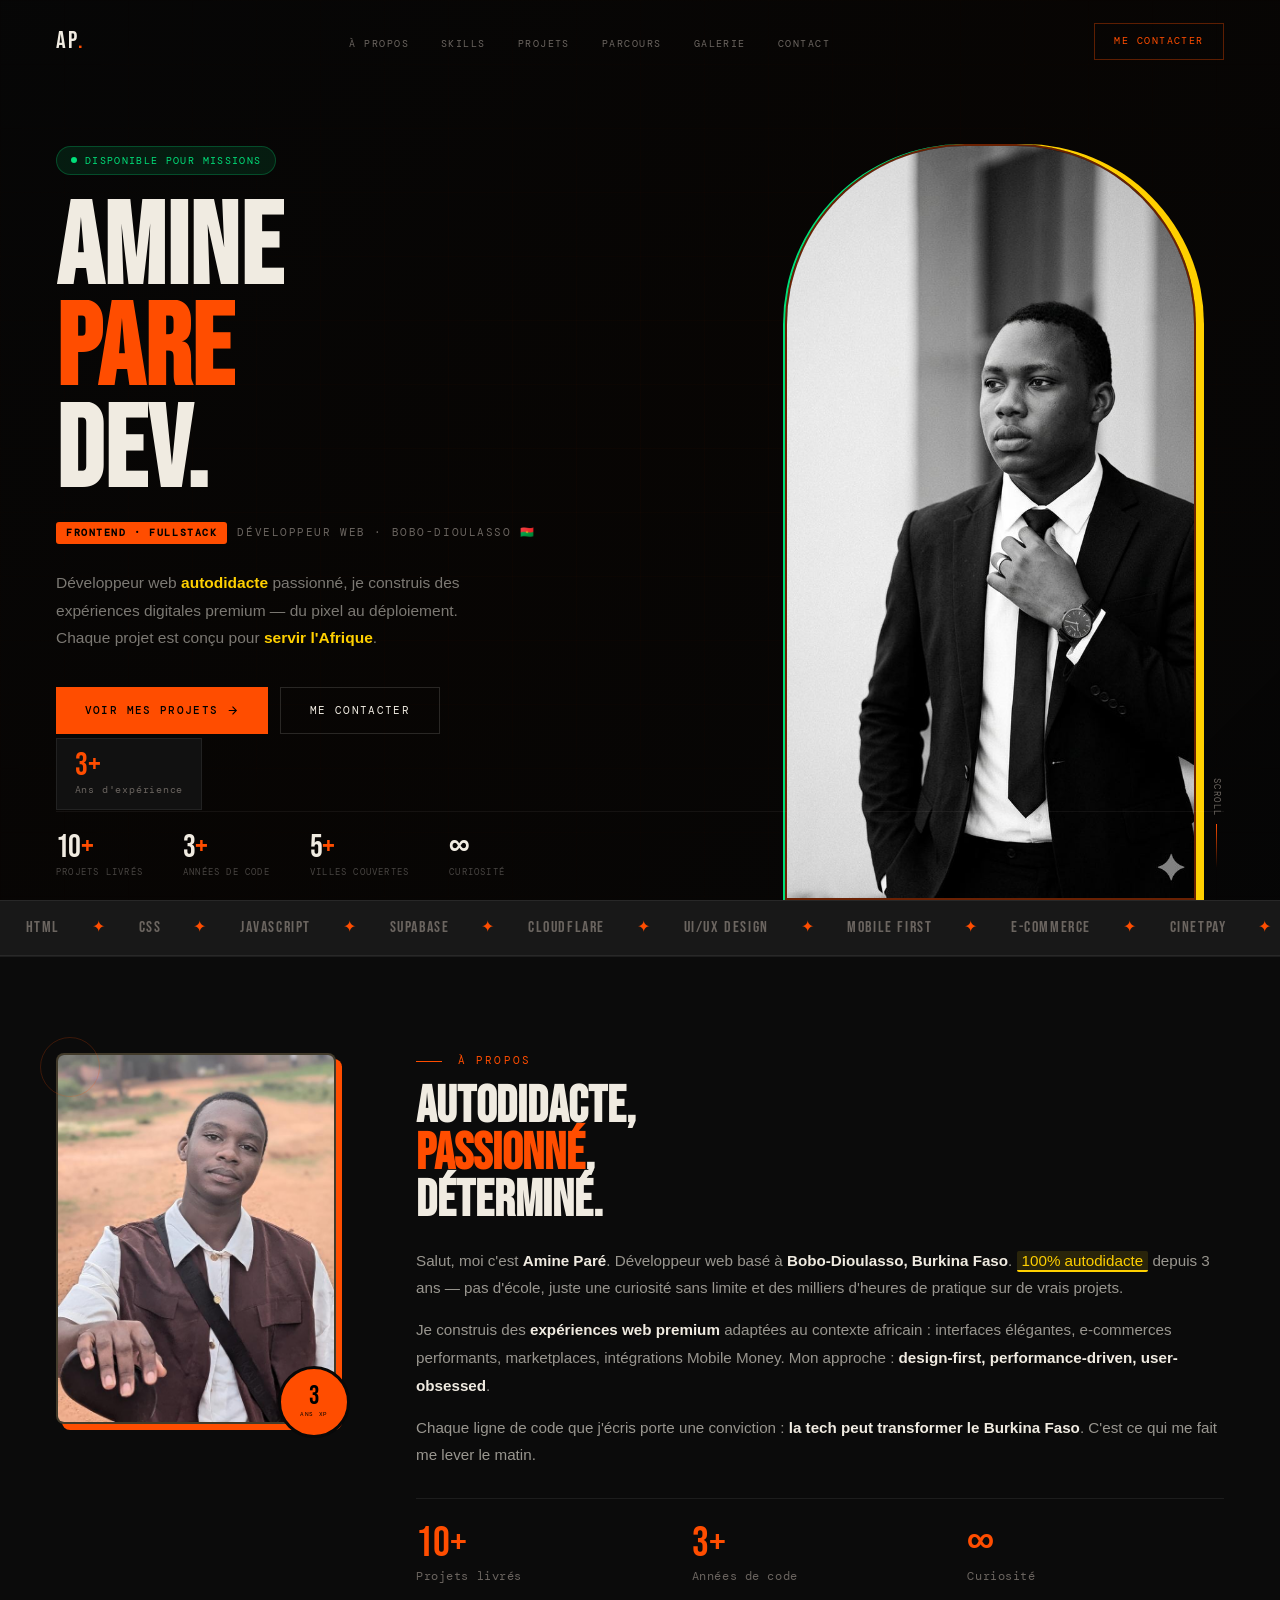
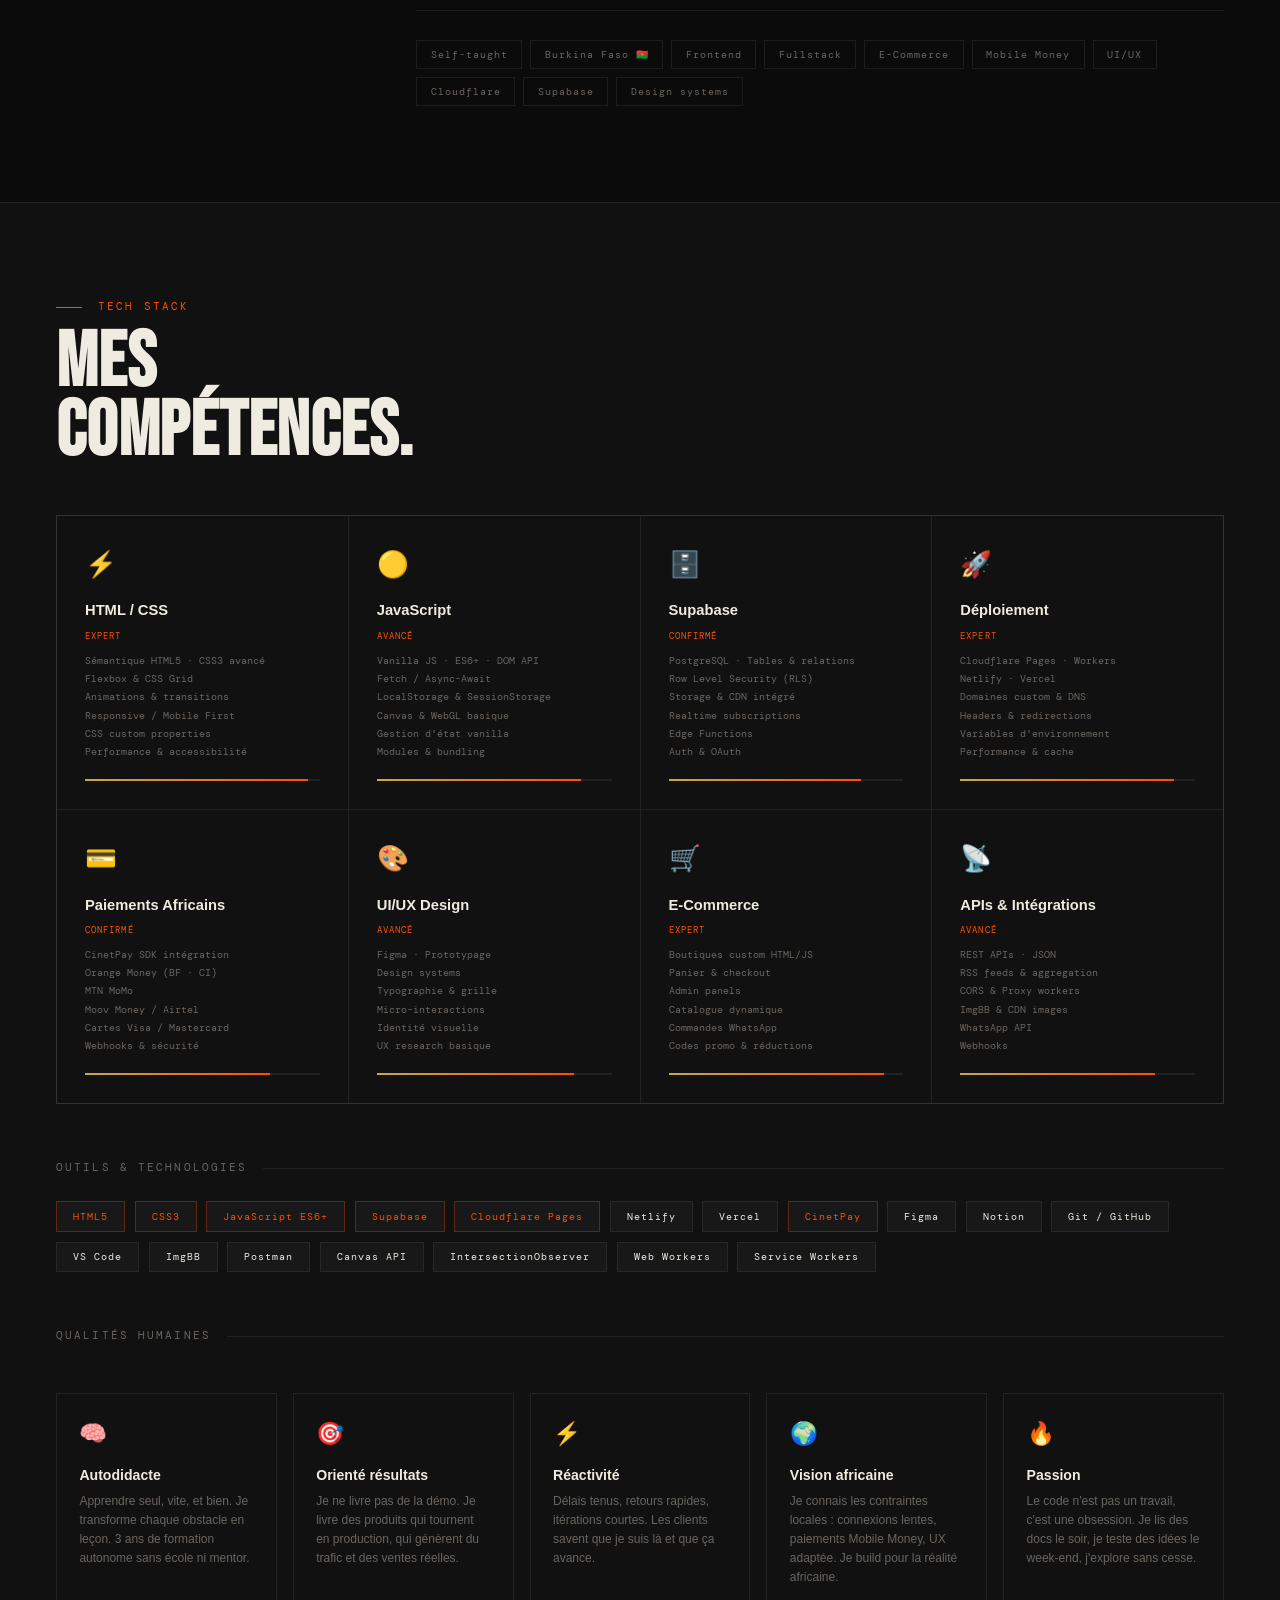
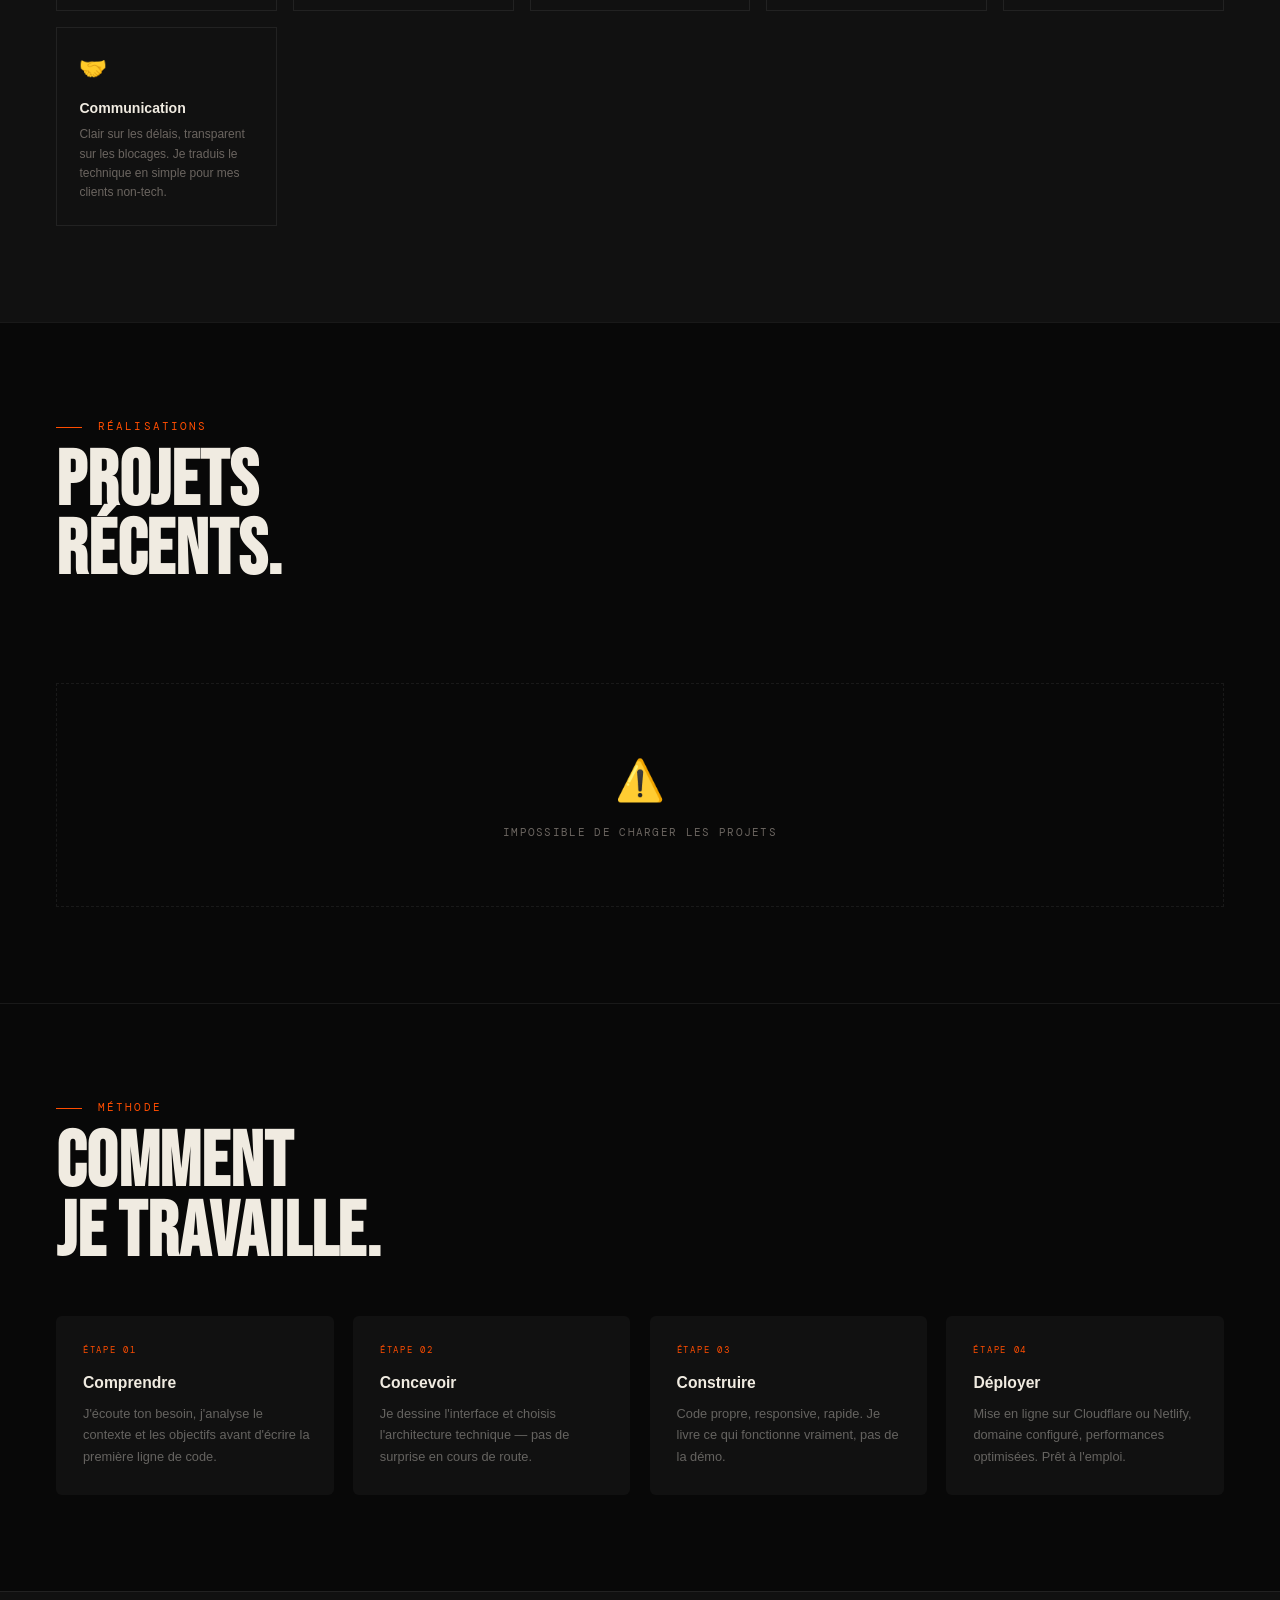
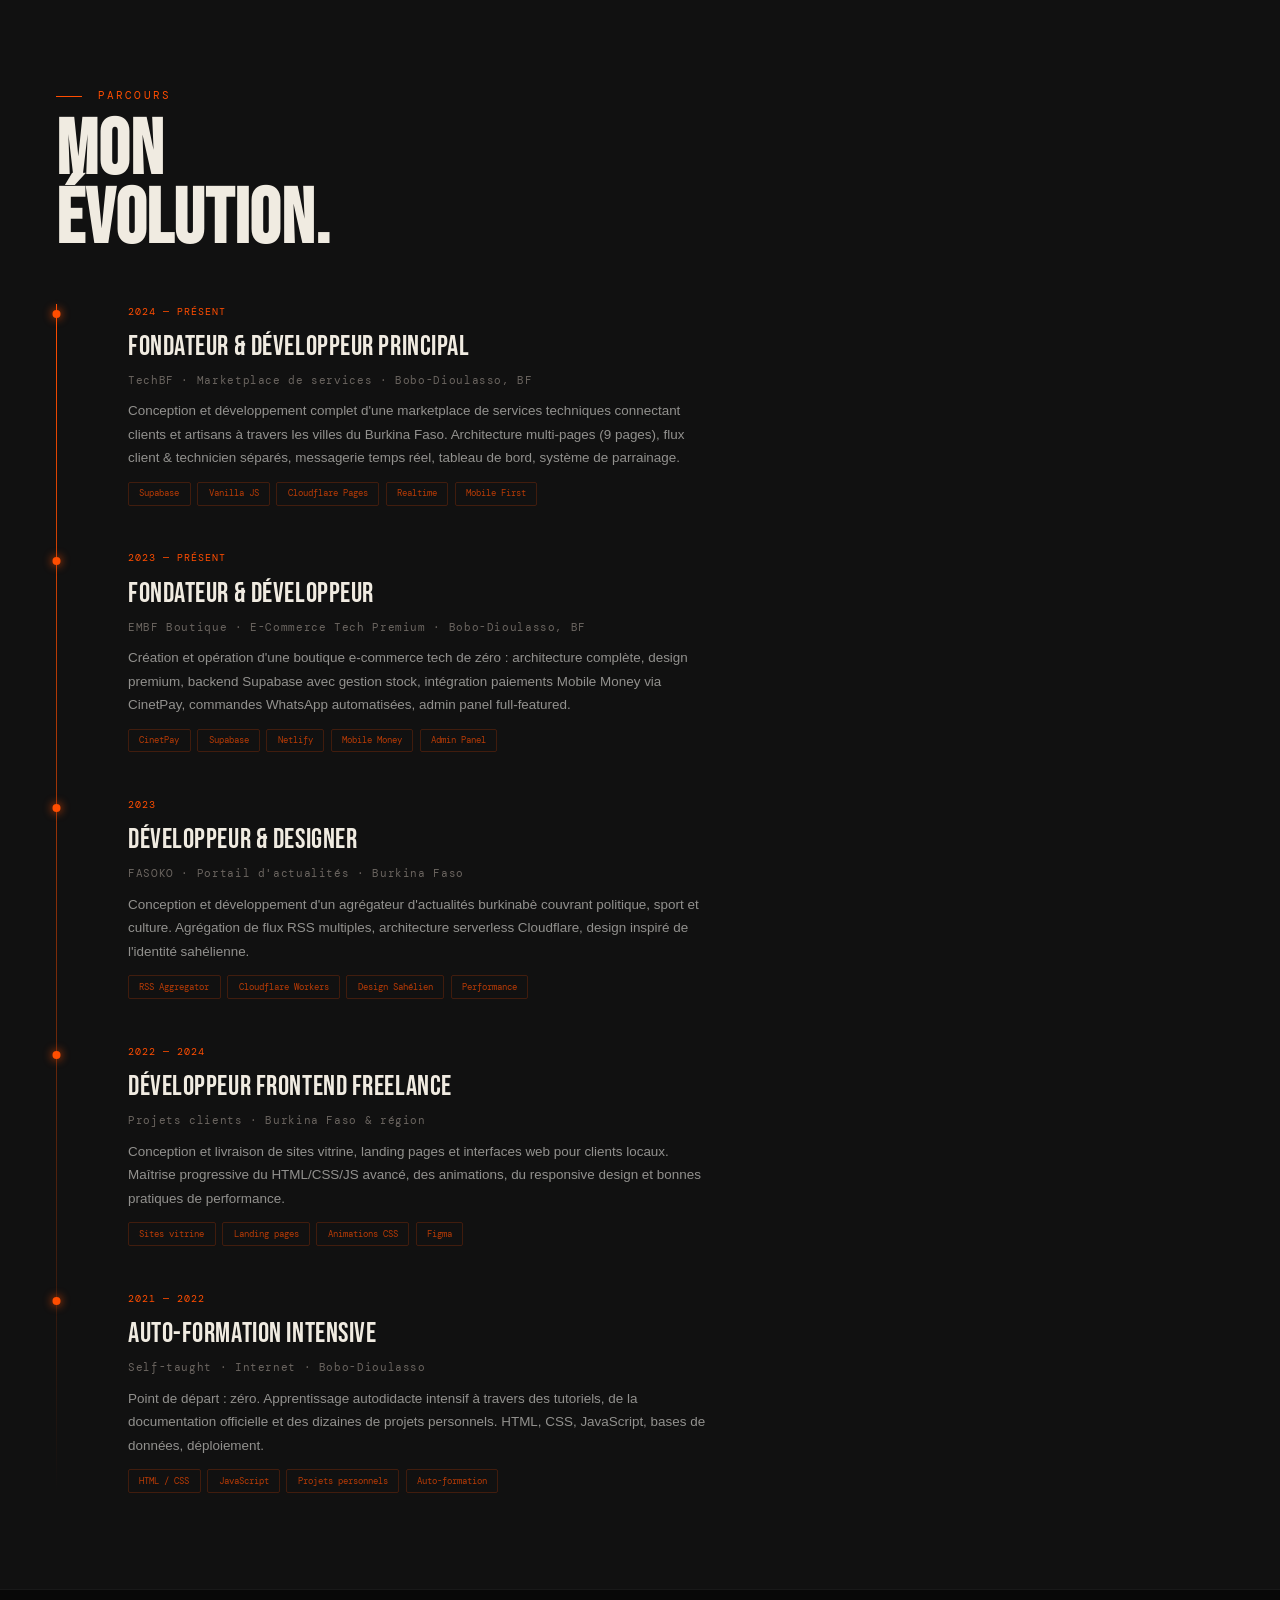
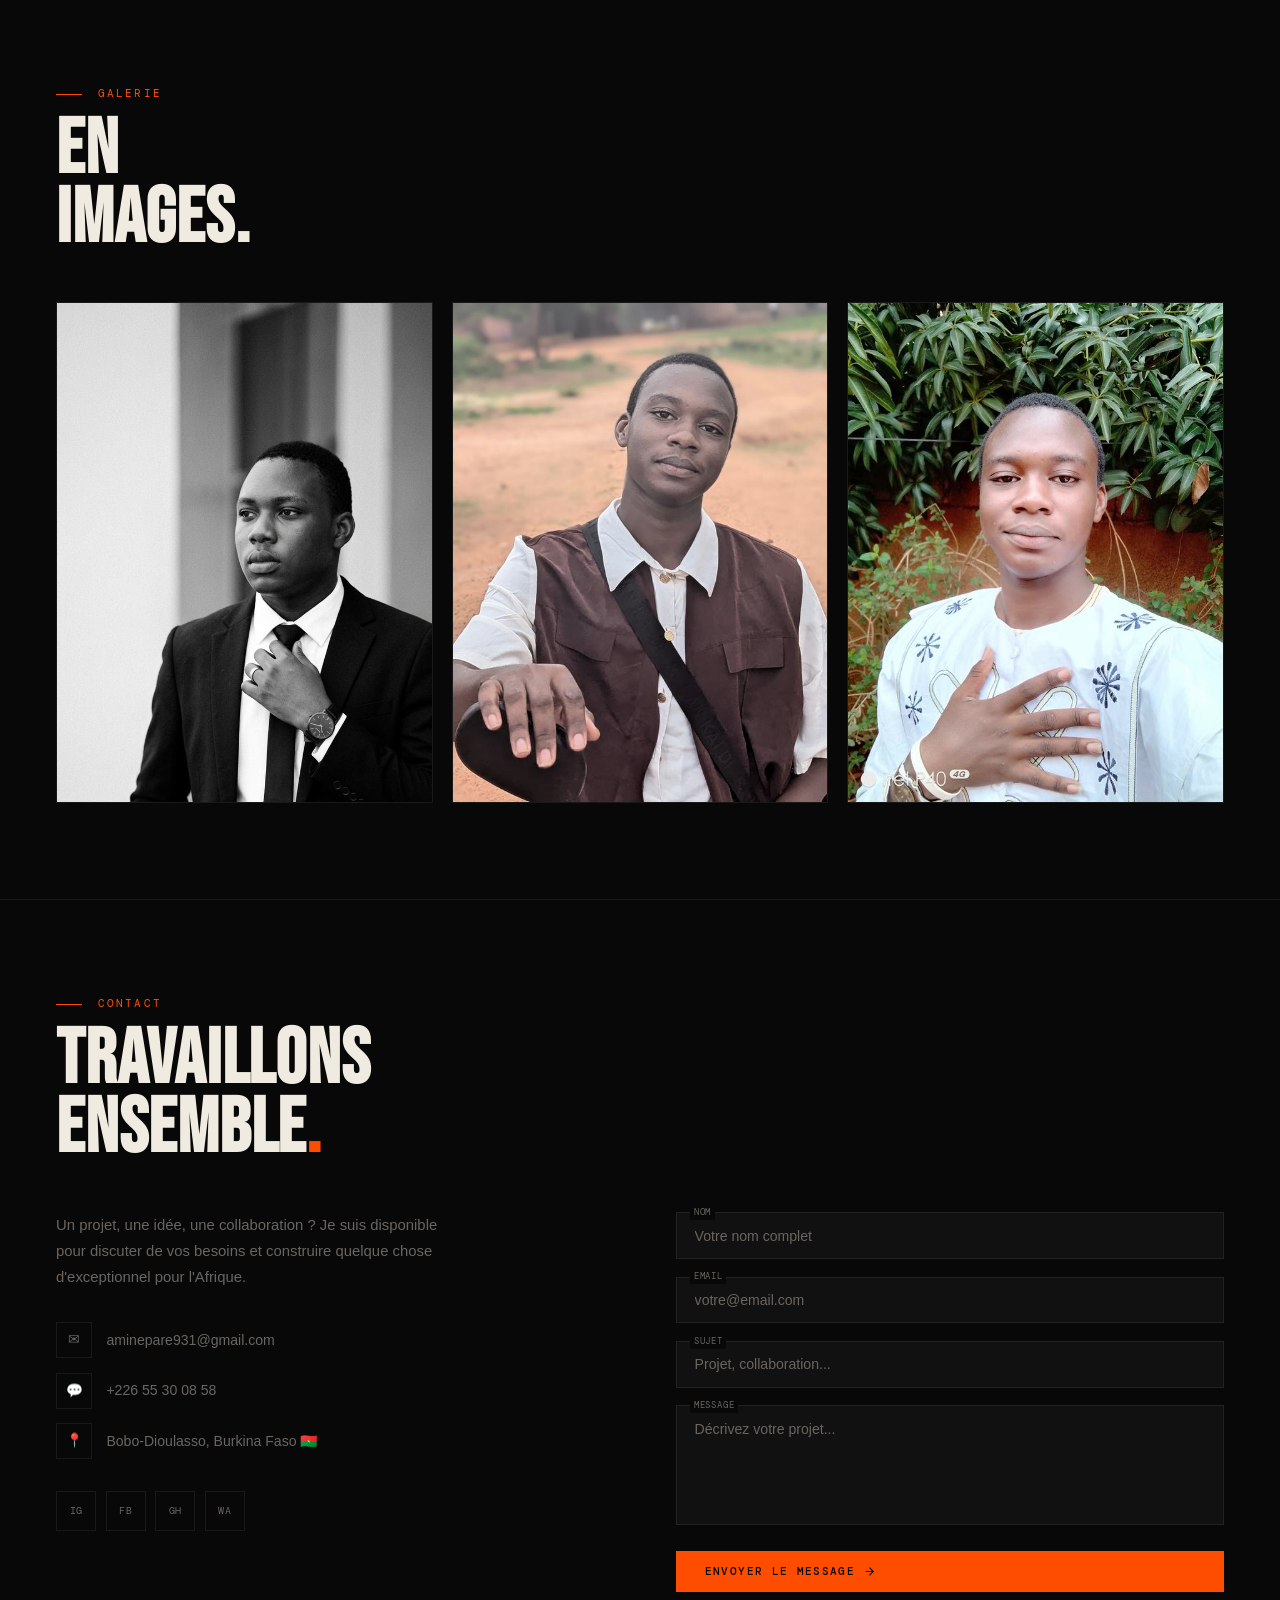
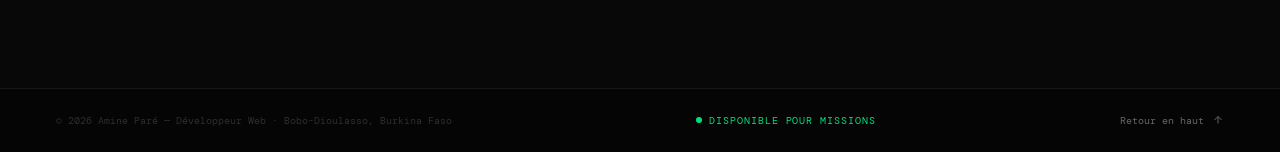
<file: index.html>
<!DOCTYPE html>
<html lang="fr">
<head>
<meta charset="UTF-8"/>
<meta name="viewport" content="width=device-width, initial-scale=1.0"/>
<title>Amine Paré — Développeur Web · Bobo-Dioulasso</title>
<link rel="preconnect" href="https://fonts.googleapis.com">
<link href="https://fonts.googleapis.com/css2?family=Bebas+Neue&family=Cabinet+Grotesk:wght@400;700;800;900&family=DM+Mono:wght@400;500&display=swap" rel="stylesheet">
<link rel="stylesheet" href="style.css"/>
</head>
<body>

<!-- PROGRESS BAR -->
<div id="progress-bar"></div>

<!-- LOADER -->
<div id="loader">
  <div class="loader-name"><span>AMINE</span><span>&nbsp;PARÉ</span></div>
  <div class="loader-bar-wrap"><div class="loader-bar"></div></div>
  <div class="loader-num" id="loader-num">000</div>
</div>

<!-- VIDEO BG -->
<video id="video-bg" autoplay loop muted playsinline preload="auto">
  <source src="bg.mp4" type="video/mp4"/>
</video>
<div id="video-overlay"></div>

<!-- MOBILE MENU -->
<div class="nav-mobile-menu" id="mobile-menu">
  <a href="#about" class="mob-link">À propos</a>
  <a href="#skills" class="mob-link">Skills</a>
  <a href="#projects" class="mob-link">Projets</a>
  <a href="#experience" class="mob-link">Parcours</a>
  <a href="#galerie" class="mob-link">Galerie</a>
  <a href="#contact" class="mob-link">Contact</a>
</div>

<!-- NAV -->
<nav id="navbar">
  <a href="#hero" class="nav-logo">AP<span>.</span></a>
  <ul class="nav-links">
    <li><a href="#about">À propos</a></li>
    <li><a href="#skills">Skills</a></li>
    <li><a href="#projects">Projets</a></li>
    <li><a href="#experience">Parcours</a></li>
    <li><a href="#galerie">Galerie</a></li>
    <li><a href="#contact">Contact</a></li>
  </ul>
  <a href="#contact" class="nav-cta">Me contacter</a>
  <button class="nav-hamburger" id="hamburger" aria-label="Menu">
    <span></span><span></span><span></span>
  </button>
</nav>

<!-- ══════════ HERO ══════════ -->
<section id="hero">
  <div class="hero-bg-grid"></div>
  <div class="hero-left">
    <div class="hero-chip"><span class="dot-pulse"></span>Disponible pour missions</div>
    <h1 class="hero-title">
      <span class="hero-title-line"><span class="hero-title-inner">AMINE</span></span>
      <span class="hero-title-line"><span class="hero-title-inner">PARÉ</span></span>
      <span class="hero-title-line"><span class="hero-title-inner">DEV.</span></span>
    </h1>
    <div class="hero-role">
      <span class="rtag">Frontend · Fullstack</span>
      Développeur Web · Bobo-Dioulasso 🇧🇫
    </div>
    <p class="hero-desc">
      Développeur web <b>autodidacte</b> passionné, je construis des expériences digitales premium — du pixel au déploiement. Chaque projet est conçu pour <b>servir l'Afrique</b>.
    </p>
    <div class="hero-ctas">
      <a href="#projects" class="btn-primary">
        Voir mes projets
        <svg width="13" height="13" fill="none" stroke="currentColor" stroke-width="2" viewBox="0 0 24 24"><path d="M5 12h14M12 5l7 7-7 7"/></svg>
      </a>
      <a href="#contact" class="btn-secondary">Me contacter</a>
    </div>
  </div>
  <div class="hero-right">
    <div class="hero-frame">
      <img src="hero.jpg" alt="Amine Paré"/>
    </div>
  </div>
  <div class="hero-badge-float">
    <div class="hero-badge-num">3+</div>
    <div class="hero-badge-label">Ans d'expérience</div>
  </div>
  <div class="hero-stats">
    <div class="stat"><div class="num">10<span>+</span></div><div class="lbl">Projets livrés</div></div>
    <div class="stat"><div class="num">3<span>+</span></div><div class="lbl">Années de code</div></div>
    <div class="stat"><div class="num">5<span>+</span></div><div class="lbl">Villes couvertes</div></div>
    <div class="stat"><div class="num">∞</div><div class="lbl">Curiosité</div></div>
  </div>
  <div class="hero-scroll"><span>Scroll</span><div class="scroll-line"></div></div>
</section>

<!-- MARQUEE -->
<div class="marquee-wrap">
  <div class="marquee-track">
    <span>HTML</span><span class="sep">✦</span><span>CSS</span><span class="sep">✦</span><span>JavaScript</span><span class="sep">✦</span><span>Supabase</span><span class="sep">✦</span><span>Cloudflare</span><span class="sep">✦</span><span>UI/UX Design</span><span class="sep">✦</span><span>Mobile First</span><span class="sep">✦</span><span>E-Commerce</span><span class="sep">✦</span><span>CinetPay</span><span class="sep">✦</span><span>API REST</span><span class="sep">✦</span><span>Mobile Money</span><span class="sep">✦</span><span>Figma</span><span class="sep">✦</span><span>Performance Web</span><span class="sep">✦</span><span>Netlify</span><span class="sep">✦</span>
    <span>HTML</span><span class="sep">✦</span><span>CSS</span><span class="sep">✦</span><span>JavaScript</span><span class="sep">✦</span><span>Supabase</span><span class="sep">✦</span><span>Cloudflare</span><span class="sep">✦</span><span>UI/UX Design</span><span class="sep">✦</span><span>Mobile First</span><span class="sep">✦</span><span>E-Commerce</span><span class="sep">✦</span><span>CinetPay</span><span class="sep">✦</span><span>API REST</span><span class="sep">✦</span><span>Mobile Money</span><span class="sep">✦</span><span>Figma</span><span class="sep">✦</span><span>Performance Web</span><span class="sep">✦</span><span>Netlify</span><span class="sep">✦</span>
  </div>
</div>

<!-- ══════════ ABOUT ══════════ -->
<section id="about">
  <div class="about-grid">
    <div class="about-photo-wrap rv">
      <img class="about-photo-main" src="about1.jpg" alt="Amine Paré"/>
      <div class="about-photo-deco"></div>
      <div class="about-badge"><span class="bn">3</span><span class="bl">ans xp</span></div>
    </div>
    <div class="about-text rv">
      <div class="section-label">À propos</div>
      <h2>Autodidacte,<br><em>Passionné</em>,<br>Déterminé.</h2>
      <p class="about-bio">Salut, moi c'est <strong>Amine Paré</strong>. Développeur web basé à <strong>Bobo-Dioulasso, Burkina Faso</strong>. <span class="pill">100% autodidacte</span> depuis 3 ans — pas d'école, juste une curiosité sans limite et des milliers d'heures de pratique sur de vrais projets.</p>
      <p class="about-bio">Je construis des <strong>expériences web premium</strong> adaptées au contexte africain : interfaces élégantes, e-commerces performants, marketplaces, intégrations Mobile Money. Mon approche : <strong>design-first, performance-driven, user-obsessed</strong>.</p>
      <p class="about-bio">Chaque ligne de code que j'écris porte une conviction : <strong>la tech peut transformer le Burkina Faso</strong>. C'est ce qui me fait me lever le matin.</p>
      <div class="about-stats">
        <div><div class="about-stat-num">10+</div><div class="about-stat-label">Projets livrés</div></div>
        <div><div class="about-stat-num">3+</div><div class="about-stat-label">Années de code</div></div>
        <div><div class="about-stat-num">∞</div><div class="about-stat-label">Curiosité</div></div>
      </div>
      <div class="about-tags">
        <span class="about-tag">Self-taught</span>
        <span class="about-tag">Burkina Faso 🇧🇫</span>
        <span class="about-tag">Frontend</span>
        <span class="about-tag">Fullstack</span>
        <span class="about-tag">E-Commerce</span>
        <span class="about-tag">Mobile Money</span>
        <span class="about-tag">UI/UX</span>
        <span class="about-tag">Cloudflare</span>
        <span class="about-tag">Supabase</span>
        <span class="about-tag">Design systems</span>
      </div>
    </div>
  </div>
</section>

<!-- ══════════ SKILLS ══════════ -->
<section id="skills">
  <div class="rv">
    <div class="section-label">Tech Stack</div>
    <h2 class="section-title">Mes<br>Compétences.</h2>
  </div>
  <div class="skills-grid">
    <div class="sk rv"><span class="sk-ic">⚡</span><div class="sk-n">HTML / CSS</div><div class="sk-level">Expert</div><div class="sk-l">Sémantique HTML5 · CSS3 avancé<br>Flexbox & CSS Grid<br>Animations & transitions<br>Responsive / Mobile First<br>CSS custom properties<br>Performance & accessibilité</div><div class="sk-bar-wrap"><div class="sk-bar" style="--w:95%"></div></div></div>
    <div class="sk rv"><span class="sk-ic">🟡</span><div class="sk-n">JavaScript</div><div class="sk-level">Avancé</div><div class="sk-l">Vanilla JS · ES6+ · DOM API<br>Fetch / Async-Await<br>LocalStorage & SessionStorage<br>Canvas & WebGL basique<br>Gestion d'état vanilla<br>Modules & bundling</div><div class="sk-bar-wrap"><div class="sk-bar" style="--w:87%"></div></div></div>
    <div class="sk rv"><span class="sk-ic">🗄️</span><div class="sk-n">Supabase</div><div class="sk-level">Confirmé</div><div class="sk-l">PostgreSQL · Tables & relations<br>Row Level Security (RLS)<br>Storage & CDN intégré<br>Realtime subscriptions<br>Edge Functions<br>Auth & OAuth</div><div class="sk-bar-wrap"><div class="sk-bar" style="--w:82%"></div></div></div>
    <div class="sk rv"><span class="sk-ic">🚀</span><div class="sk-n">Déploiement</div><div class="sk-level">Expert</div><div class="sk-l">Cloudflare Pages · Workers<br>Netlify · Vercel<br>Domaines custom & DNS<br>Headers & redirections<br>Variables d'environnement<br>Performance & cache</div><div class="sk-bar-wrap"><div class="sk-bar" style="--w:91%"></div></div></div>
    <div class="sk rv"><span class="sk-ic">💳</span><div class="sk-n">Paiements Africains</div><div class="sk-level">Confirmé</div><div class="sk-l">CinetPay SDK intégration<br>Orange Money (BF · CI)<br>MTN MoMo<br>Moov Money / Airtel<br>Cartes Visa / Mastercard<br>Webhooks & sécurité</div><div class="sk-bar-wrap"><div class="sk-bar" style="--w:79%"></div></div></div>
    <div class="sk rv"><span class="sk-ic">🎨</span><div class="sk-n">UI/UX Design</div><div class="sk-level">Avancé</div><div class="sk-l">Figma · Prototypage<br>Design systems<br>Typographie & grille<br>Micro-interactions<br>Identité visuelle<br>UX research basique</div><div class="sk-bar-wrap"><div class="sk-bar" style="--w:84%"></div></div></div>
    <div class="sk rv"><span class="sk-ic">🛒</span><div class="sk-n">E-Commerce</div><div class="sk-level">Expert</div><div class="sk-l">Boutiques custom HTML/JS<br>Panier & checkout<br>Admin panels<br>Catalogue dynamique<br>Commandes WhatsApp<br>Codes promo & réductions</div><div class="sk-bar-wrap"><div class="sk-bar" style="--w:92%"></div></div></div>
    <div class="sk rv"><span class="sk-ic">📡</span><div class="sk-n">APIs & Intégrations</div><div class="sk-level">Avancé</div><div class="sk-l">REST APIs · JSON<br>RSS feeds & aggregation<br>CORS & Proxy workers<br>ImgBB & CDN images<br>WhatsApp API<br>Webhooks</div><div class="sk-bar-wrap"><div class="sk-bar" style="--w:83%"></div></div></div>
  </div>
  <div class="tools-section rv">
    <div class="tools-title">Outils & technologies</div>
    <div class="tools-grid">
      <span class="tool-pill featured">HTML5</span><span class="tool-pill featured">CSS3</span><span class="tool-pill featured">JavaScript ES6+</span><span class="tool-pill featured">Supabase</span><span class="tool-pill featured">Cloudflare Pages</span><span class="tool-pill">Netlify</span><span class="tool-pill">Vercel</span><span class="tool-pill featured">CinetPay</span><span class="tool-pill">Figma</span><span class="tool-pill">Notion</span><span class="tool-pill">Git / GitHub</span><span class="tool-pill">VS Code</span><span class="tool-pill">ImgBB</span><span class="tool-pill">Postman</span><span class="tool-pill">Canvas API</span><span class="tool-pill">IntersectionObserver</span><span class="tool-pill">Web Workers</span><span class="tool-pill">Service Workers</span>
    </div>
  </div>
  <div class="tools-section rv">
    <div class="tools-title">Qualités humaines</div>
    <div class="soft-grid">
      <div class="soft-card rv"><div class="soft-ic">🧠</div><div class="soft-name">Autodidacte</div><div class="soft-desc">Apprendre seul, vite, et bien. Je transforme chaque obstacle en leçon. 3 ans de formation autonome sans école ni mentor.</div></div>
      <div class="soft-card rv"><div class="soft-ic">🎯</div><div class="soft-name">Orienté résultats</div><div class="soft-desc">Je ne livre pas de la démo. Je livre des produits qui tournent en production, qui génèrent du trafic et des ventes réelles.</div></div>
      <div class="soft-card rv"><div class="soft-ic">⚡</div><div class="soft-name">Réactivité</div><div class="soft-desc">Délais tenus, retours rapides, itérations courtes. Les clients savent que je suis là et que ça avance.</div></div>
      <div class="soft-card rv"><div class="soft-ic">🌍</div><div class="soft-name">Vision africaine</div><div class="soft-desc">Je connais les contraintes locales : connexions lentes, paiements Mobile Money, UX adaptée. Je build pour la réalité africaine.</div></div>
      <div class="soft-card rv"><div class="soft-ic">🔥</div><div class="soft-name">Passion</div><div class="soft-desc">Le code n'est pas un travail, c'est une obsession. Je lis des docs le soir, je teste des idées le week-end, j'explore sans cesse.</div></div>
      <div class="soft-card rv"><div class="soft-ic">🤝</div><div class="soft-name">Communication</div><div class="soft-desc">Clair sur les délais, transparent sur les blocages. Je traduis le technique en simple pour mes clients non-tech.</div></div>
    </div>
  </div>
</section>

<!-- ══════════ PROJECTS ══════════ -->
<section id="projects">
  <div class="projects-header">
    <div class="rv">
      <div class="section-label">Réalisations</div>
      <h2 class="section-title">Projets<br>Récents.</h2>
    </div>
  </div>
  <!-- Les projets sont chargés dynamiquement depuis Supabase via js/projects.js -->
  <div class="projects-grid" id="projects-grid">
    <!-- Skeleton loader pendant le chargement -->
    <div class="proj-skeleton wide"></div>
    <div class="proj-skeleton side"></div>
    <div class="proj-skeleton wide"></div>
    <div class="proj-skeleton wide"></div>
  </div>
</section>

<!-- ══════════ PROCESS ══════════ -->
<section id="process">
  <div class="rv">
    <div class="section-label">Méthode</div>
    <h2 class="section-title">Comment<br>je travaille.</h2>
  </div>
  <div class="proc-grid">
    <div class="proc-card rv"><div class="proc-step">Étape 01</div><div class="proc-title">Comprendre</div><div class="proc-desc">J'écoute ton besoin, j'analyse le contexte et les objectifs avant d'écrire la première ligne de code.</div></div>
    <div class="proc-card rv"><div class="proc-step">Étape 02</div><div class="proc-title">Concevoir</div><div class="proc-desc">Je dessine l'interface et choisis l'architecture technique — pas de surprise en cours de route.</div></div>
    <div class="proc-card rv"><div class="proc-step">Étape 03</div><div class="proc-title">Construire</div><div class="proc-desc">Code propre, responsive, rapide. Je livre ce qui fonctionne vraiment, pas de la démo.</div></div>
    <div class="proc-card rv"><div class="proc-step">Étape 04</div><div class="proc-title">Déployer</div><div class="proc-desc">Mise en ligne sur Cloudflare ou Netlify, domaine configuré, performances optimisées. Prêt à l'emploi.</div></div>
  </div>
</section>

<!-- ══════════ EXPERIENCE ══════════ -->
<section id="experience">
  <div class="rv">
    <div class="section-label">Parcours</div>
    <h2 class="section-title">Mon<br>Évolution.</h2>
  </div>
  <div class="timeline">
    <div class="timeline-item rv">
      <div class="timeline-date">2024 — Présent</div>
      <div class="timeline-role">Fondateur & Développeur Principal</div>
      <div class="timeline-company">TechBF · Marketplace de services · Bobo-Dioulasso, BF</div>
      <p class="timeline-desc">Conception et développement complet d'une marketplace de services techniques connectant clients et artisans à travers les villes du Burkina Faso. Architecture multi-pages (9 pages), flux client & technicien séparés, messagerie temps réel, tableau de bord, système de parrainage.</p>
      <div class="timeline-tags"><span class="timeline-tag">Supabase</span><span class="timeline-tag">Vanilla JS</span><span class="timeline-tag">Cloudflare Pages</span><span class="timeline-tag">Realtime</span><span class="timeline-tag">Mobile First</span></div>
    </div>
    <div class="timeline-item rv">
      <div class="timeline-date">2023 — Présent</div>
      <div class="timeline-role">Fondateur & Développeur</div>
      <div class="timeline-company">EMBF Boutique · E-Commerce Tech Premium · Bobo-Dioulasso, BF</div>
      <p class="timeline-desc">Création et opération d'une boutique e-commerce tech de zéro : architecture complète, design premium, backend Supabase avec gestion stock, intégration paiements Mobile Money via CinetPay, commandes WhatsApp automatisées, admin panel full-featured.</p>
      <div class="timeline-tags"><span class="timeline-tag">CinetPay</span><span class="timeline-tag">Supabase</span><span class="timeline-tag">Netlify</span><span class="timeline-tag">Mobile Money</span><span class="timeline-tag">Admin Panel</span></div>
    </div>
    <div class="timeline-item rv">
      <div class="timeline-date">2023</div>
      <div class="timeline-role">Développeur & Designer</div>
      <div class="timeline-company">FASOKO · Portail d'actualités · Burkina Faso</div>
      <p class="timeline-desc">Conception et développement d'un agrégateur d'actualités burkinabè couvrant politique, sport et culture. Agrégation de flux RSS multiples, architecture serverless Cloudflare, design inspiré de l'identité sahélienne.</p>
      <div class="timeline-tags"><span class="timeline-tag">RSS Aggregator</span><span class="timeline-tag">Cloudflare Workers</span><span class="timeline-tag">Design Sahélien</span><span class="timeline-tag">Performance</span></div>
    </div>
    <div class="timeline-item rv">
      <div class="timeline-date">2022 — 2024</div>
      <div class="timeline-role">Développeur Frontend Freelance</div>
      <div class="timeline-company">Projets clients · Burkina Faso & région</div>
      <p class="timeline-desc">Conception et livraison de sites vitrine, landing pages et interfaces web pour clients locaux. Maîtrise progressive du HTML/CSS/JS avancé, des animations, du responsive design et bonnes pratiques de performance.</p>
      <div class="timeline-tags"><span class="timeline-tag">Sites vitrine</span><span class="timeline-tag">Landing pages</span><span class="timeline-tag">Animations CSS</span><span class="timeline-tag">Figma</span></div>
    </div>
    <div class="timeline-item rv">
      <div class="timeline-date">2021 — 2022</div>
      <div class="timeline-role">Auto-formation intensive</div>
      <div class="timeline-company">Self-taught · Internet · Bobo-Dioulasso</div>
      <p class="timeline-desc">Point de départ : zéro. Apprentissage autodidacte intensif à travers des tutoriels, de la documentation officielle et des dizaines de projets personnels. HTML, CSS, JavaScript, bases de données, déploiement.</p>
      <div class="timeline-tags"><span class="timeline-tag">HTML / CSS</span><span class="timeline-tag">JavaScript</span><span class="timeline-tag">Projets personnels</span><span class="timeline-tag">Auto-formation</span></div>
    </div>
  </div>
</section>

<!-- ══════════ GALERIE ══════════ -->
<section id="galerie">
  <div class="rv">
    <div class="section-label">Galerie</div>
    <h2 class="section-title">En<br>Images.</h2>
  </div>
  <div class="galerie-grid">
    <div class="galerie-card rv">
      <div class="galerie-img-wrap">
        <img src="hero.jpg" alt="Amine Paré — Portrait professionnel"/>
        <div class="galerie-overlay">
          <span class="galerie-label">Portrait professionnel</span>
        </div>
      </div>
    </div>
    <div class="galerie-card rv">
      <div class="galerie-img-wrap">
        <img src="about1.jpg" alt="Amine Paré — Style décontracté"/>
        <div class="galerie-overlay">
          <span class="galerie-label">Style décontracté</span>
        </div>
      </div>
    </div>
    <div class="galerie-card featured rv">
      <div class="galerie-img-wrap">
        <img src="about2.jpg" alt="Amine Paré — Tenue traditionnelle"/>
        <div class="galerie-overlay">
          <span class="galerie-label">Tenue traditionnelle burkinabè</span>
        </div>
      </div>
    </div>
  </div>
</section>

<!-- ══════════ CONTACT ══════════ -->
<section id="contact">
  <div class="rv">
    <div class="section-label">Contact</div>
    <h2 class="section-title">Travaillons<br>Ensemble<span style="color:var(--orange)">.</span></h2>
  </div>
  <div class="contact-grid">
    <div class="rv">
      <p class="contact-text">Un projet, une idée, une collaboration ? Je suis disponible pour discuter de vos besoins et construire quelque chose d'exceptionnel pour l'Afrique.</p>
      <div class="contact-items">
        <a href="mailto:aminepare931@gmail.com" class="contact-item"><div class="contact-item-icon">✉</div>aminepare931@gmail.com</a>
        <a href="https://wa.me/22655300858" class="contact-item"><div class="contact-item-icon">💬</div>+226 55 30 08 58</a>
        <div class="contact-item"><div class="contact-item-icon">📍</div>Bobo-Dioulasso, Burkina Faso 🇧🇫</div>
      </div>
      <div class="social-links">
        <a href="#" class="social-link">IG</a>
        <a href="#" class="social-link">FB</a>
        <a href="#" class="social-link">GH</a>
        <a href="#" class="social-link">WA</a>
      </div>
    </div>
    <div class="rv">
      <form class="contact-form" onsubmit="handleSubmit(event)">
        <div class="form-group"><label>Nom</label><input type="text" placeholder="Votre nom complet" required/></div>
        <div class="form-group"><label>Email</label><input type="email" placeholder="votre@email.com" required/></div>
        <div class="form-group"><label>Sujet</label><input type="text" placeholder="Projet, collaboration..."/></div>
        <div class="form-group"><label>Message</label><textarea placeholder="Décrivez votre projet..." required></textarea></div>
        <button type="submit" class="btn-primary form-submit" style="border:none;cursor:pointer;">
          Envoyer le message
          <svg width="13" height="13" fill="none" stroke="currentColor" stroke-width="2" viewBox="0 0 24 24"><path d="M5 12h14M12 5l7 7-7 7"/></svg>
        </button>
      </form>
    </div>
  </div>
</section>

<!-- ══════════ FOOTER ══════════ -->
<footer>
  <span class="ft-c">© 2026 Amine Paré — Développeur Web · Bobo-Dioulasso, Burkina Faso</span>
  <div class="ft-av"><span class="ft-dot"></span>Disponible pour missions</div>
  <a href="#hero" class="footer-back">Retour en haut <svg width="12" height="12" fill="none" stroke="currentColor" stroke-width="2" viewBox="0 0 24 24"><path d="M12 19V5M5 12l7-7 7 7"/></svg></a>
</footer>

<script src="main.js"></script>
<script src="Projects.js"></script>
</body>
</html>
</file>
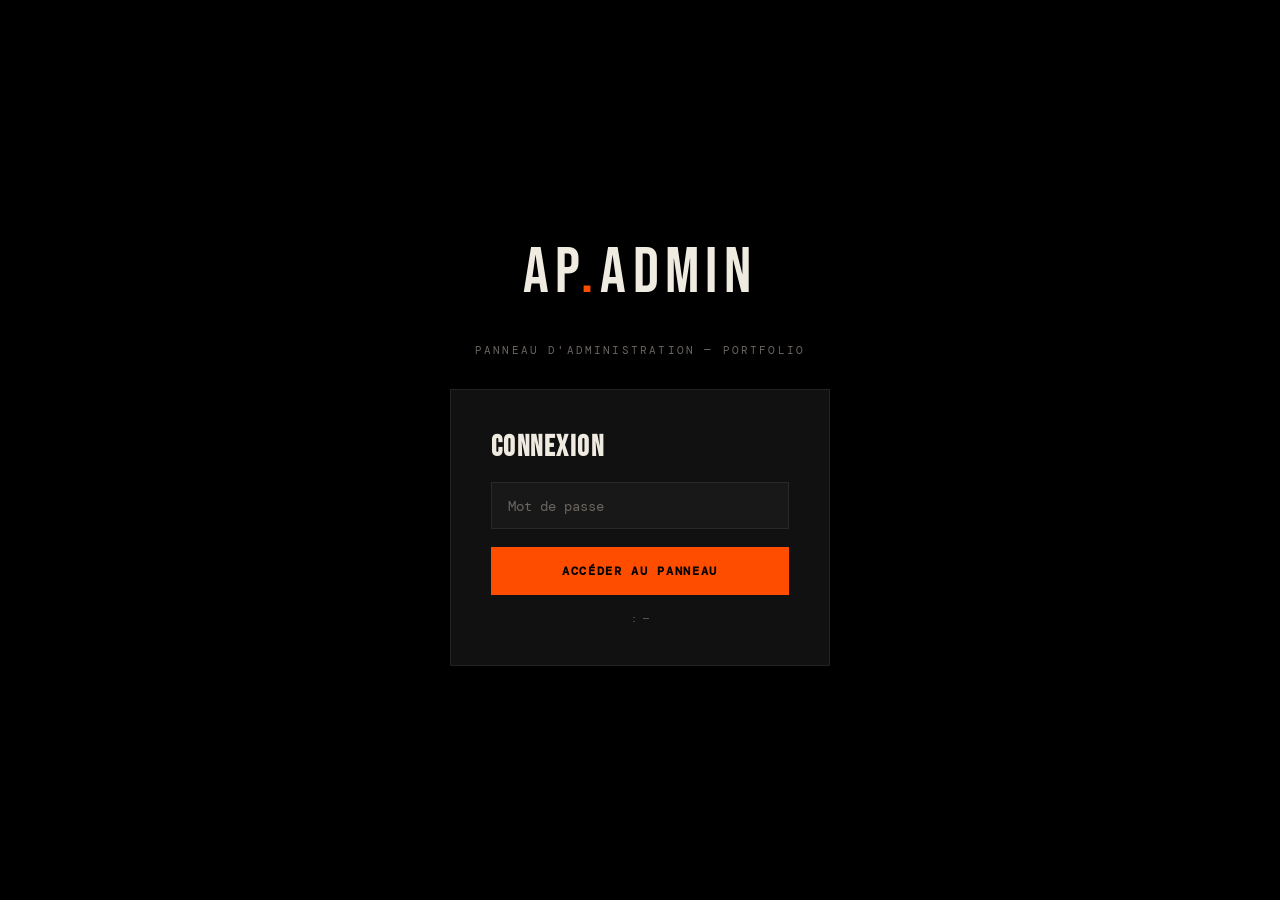
<file: adminndsaem dejne.html>
<!DOCTYPE html>
<html lang="fr">
<head>
<meta charset="UTF-8"/>
<meta name="viewport" content="width=device-width, initial-scale=1.0"/>
<title>Admin — Portfolio Amine Paré</title>
<link rel="preconnect" href="https://fonts.googleapis.com">
<link href="https://fonts.googleapis.com/css2?family=Bebas+Neue&family=Cabinet+Grotesk:wght@400;700;800;900&family=DM+Mono:wght@400;500&display=swap" rel="stylesheet">
<style>
*,*::before,*::after{box-sizing:border-box;margin:0;padding:0}
:root{
  --bg:#080808;--surface:#111;--surface2:#181818;--border:rgba(255,255,255,.07);
  --text:#f0ebe1;--muted:#6b6560;--orange:#FF4D00;--yellow:#FFD000;--green:#00E07A;--red:#ff3b3b;
  --ff-display:'Bebas Neue',sans-serif;--ff-head:'Cabinet Grotesk',sans-serif;--ff-mono:'DM Mono',monospace;
  --ease:cubic-bezier(0.16,1,0.3,1);
}
html{font-size:16px;scroll-behavior:smooth}
body{background:var(--bg);color:var(--text);font-family:var(--ff-head);min-height:100vh;overflow-x:hidden}
::-webkit-scrollbar{width:3px}::-webkit-scrollbar-thumb{background:var(--orange)}
::selection{background:var(--orange);color:#000}

/* LOGIN */
#login-screen{position:fixed;inset:0;background:#000;z-index:1000;display:flex;align-items:center;justify-content:center;flex-direction:column;gap:2rem;transition:opacity .5s,visibility .5s}
#login-screen.hidden{opacity:0;visibility:hidden;pointer-events:none}
.login-logo{font-family:var(--ff-display);font-size:4rem;letter-spacing:.1em}
.login-logo span{color:var(--orange)}
.login-sub{font-family:var(--ff-mono);font-size:.68rem;letter-spacing:.2em;text-transform:uppercase;color:var(--muted)}
.login-box{background:var(--surface);border:1px solid var(--border);padding:2.5rem;width:100%;max-width:380px;display:flex;flex-direction:column;gap:1.1rem}
.login-box h2{font-family:var(--ff-display);font-size:1.8rem;letter-spacing:.05em}
.f-input{background:var(--surface2);border:1px solid var(--border);color:var(--text);font-family:var(--ff-mono);font-size:.9rem;padding:.85rem 1rem;outline:none;width:100%;transition:border-color .3s}
.f-input:focus{border-color:rgba(255,77,0,.5)}
.f-input::placeholder{color:var(--muted)}
.login-btn{background:var(--orange);color:#000;font-family:var(--ff-mono);font-weight:700;font-size:.75rem;letter-spacing:.14em;text-transform:uppercase;border:none;padding:1rem;cursor:pointer;width:100%;transition:opacity .2s}
.login-btn:hover{opacity:.85}
.login-err{font-family:var(--ff-mono);font-size:.68rem;color:var(--red);display:none}
.login-err.show{display:block}
.login-hint{font-family:var(--ff-mono);font-size:.6rem;color:var(--muted);text-align:center}

/* TOPBAR */
#admin-app{display:none;min-height:100vh;flex-direction:column}
#admin-app.visible{display:flex}
.topbar{background:var(--surface);border-bottom:1px solid var(--border);padding:1rem 2.5rem;display:flex;align-items:center;justify-content:space-between;position:sticky;top:0;z-index:100;flex-wrap:wrap;gap:.8rem}
.topbar-logo{font-family:var(--ff-display);font-size:1.4rem;letter-spacing:.1em}
.topbar-logo span{color:var(--orange)}
.topbar-right{display:flex;align-items:center;gap:.8rem;flex-wrap:wrap}
.badge-live{font-family:var(--ff-mono);font-size:.6rem;letter-spacing:.1em;text-transform:uppercase;color:var(--green);border:1px solid rgba(0,224,122,.25);padding:.3rem .8rem;border-radius:100px;display:flex;align-items:center;gap:.4rem}
.pulse{width:5px;height:5px;background:var(--green);border-radius:50%;animation:p 2s infinite}
@keyframes p{0%,100%{opacity:1}50%{opacity:.2}}
.btn{font-family:var(--ff-mono);font-size:.64rem;letter-spacing:.12em;text-transform:uppercase;padding:.5rem 1rem;border:none;cursor:pointer;transition:all .2s;text-decoration:none;display:inline-flex;align-items:center;gap:.4rem}
.btn.outline{background:none;border:1px solid var(--border);color:var(--muted)}
.btn.outline:hover{border-color:var(--orange);color:var(--orange)}
.btn.danger{background:rgba(255,59,59,.1);border:1px solid rgba(255,59,59,.2);color:var(--red)}
.btn.danger:hover{background:var(--red);color:#fff}
.btn.primary{background:var(--orange);color:#000;font-weight:700}
.btn.primary:hover{opacity:.85}
.btn.green{background:rgba(0,224,122,.1);border:1px solid rgba(0,224,122,.25);color:var(--green)}
.btn.green:hover{background:var(--green);color:#000}

/* MAIN GRID */
.admin-main{display:grid;grid-template-columns:1fr 400px;gap:2rem;padding:2rem 2.5rem;flex:1;align-items:start}

/* STATS */
.stats{display:grid;grid-template-columns:repeat(4,1fr);background:var(--surface);border:1px solid var(--border);margin-bottom:1.5rem}
.stat{padding:1rem 1.2rem;border-right:1px solid var(--border)}
.stat:last-child{border-right:none}
.stat-n{font-family:var(--ff-display);font-size:2rem;color:var(--orange);line-height:1}
.stat-l{font-family:var(--ff-mono);font-size:.56rem;letter-spacing:.1em;text-transform:uppercase;color:var(--muted);margin-top:.2rem}

/* LIST */
.list-header{display:flex;align-items:center;justify-content:space-between;margin-bottom:1.2rem;flex-wrap:wrap;gap:.6rem}
.list-title{font-family:var(--ff-display);font-size:2rem;letter-spacing:.03em}
.list-count{font-family:var(--ff-mono);font-size:.62rem;color:var(--muted);background:var(--surface);border:1px solid var(--border);padding:.3rem .8rem}
.list-empty{background:var(--surface);border:1px solid var(--border);padding:3rem;text-align:center}
.list-empty-icon{font-size:2.5rem;margin-bottom:.6rem}
.list-empty-txt{font-family:var(--ff-mono);font-size:.68rem;color:var(--muted);text-transform:uppercase;letter-spacing:.1em}
.proj-list{display:flex;flex-direction:column;gap:1px;background:var(--border)}
.proj-item{background:var(--surface);padding:1.1rem 1.4rem;display:flex;align-items:center;gap:1rem;transition:background .2s;cursor:default}
.proj-item:hover{background:var(--surface2)}
.drag-handle{cursor:grab;color:rgba(255,255,255,.15);font-size:1.1rem;user-select:none;transition:color .2s;flex-shrink:0}
.drag-handle:hover{color:var(--muted)}
.proj-thumb{width:60px;height:44px;object-fit:cover;flex-shrink:0;border:1px solid var(--border)}
.proj-thumb-ph{width:60px;height:44px;flex-shrink:0;display:flex;align-items:center;justify-content:center;font-size:1.3rem;border:1px solid var(--border);background:var(--surface2)}
.proj-info{flex:1;min-width:0}
.proj-name{font-family:var(--ff-display);font-size:1.15rem;letter-spacing:.03em;white-space:nowrap;overflow:hidden;text-overflow:ellipsis}
.proj-tags{display:flex;gap:.3rem;flex-wrap:wrap;margin-top:.2rem}
.proj-tag{font-family:var(--ff-mono);font-size:.54rem;padding:.12rem .45rem;background:rgba(255,77,0,.08);color:rgba(255,77,0,.7)}
.proj-size{font-family:var(--ff-mono);font-size:.56rem;color:var(--muted);white-space:nowrap;flex-shrink:0}
.proj-actions{display:flex;gap:.35rem;flex-shrink:0}

/* FORM PANEL */
.form-panel{background:var(--surface);border:1px solid var(--border);padding:2rem;position:sticky;top:80px;max-height:calc(100vh - 100px);overflow-y:auto}
.form-panel::-webkit-scrollbar{width:3px}
.form-panel::-webkit-scrollbar-thumb{background:var(--orange)}
.panel-head{display:flex;align-items:center;justify-content:space-between;margin-bottom:1.5rem;padding-bottom:1rem;border-bottom:1px solid var(--border)}
.panel-title{font-family:var(--ff-display);font-size:1.5rem;letter-spacing:.04em}
.panel-title span{color:var(--orange)}
.edit-badge{font-family:var(--ff-mono);font-size:.56rem;letter-spacing:.1em;text-transform:uppercase;background:rgba(255,208,0,.1);border:1px solid rgba(255,208,0,.3);color:var(--yellow);padding:.22rem .65rem;display:none}
.edit-badge.show{display:inline-block}
.fg{display:flex;flex-direction:column;gap:.35rem;margin-bottom:1rem}
.fl{font-family:var(--ff-mono);font-size:.6rem;letter-spacing:.14em;text-transform:uppercase;color:var(--muted)}
.fl .req{color:var(--orange)}
.fi,.ft,.fs{background:var(--surface2);border:1px solid var(--border);color:var(--text);font-family:var(--ff-head);font-size:.87rem;padding:.75rem .9rem;outline:none;transition:border-color .3s;width:100%}
.fi:focus,.ft:focus,.fs:focus{border-color:rgba(255,77,0,.45)}
.fi::placeholder,.ft::placeholder{color:var(--muted)}
.ft{min-height:90px;resize:vertical}
.fs option{background:var(--surface2)}
.frow{display:grid;grid-template-columns:1fr 1fr;gap:.8rem}
.fhint{font-family:var(--ff-mono);font-size:.56rem;color:rgba(107,101,96,.65);margin-top:.15rem;line-height:1.5}

/* Tags */
.tags-wrap{display:flex;flex-wrap:wrap;gap:.35rem;background:var(--surface2);border:1px solid var(--border);padding:.55rem .8rem;min-height:42px;align-items:center;cursor:text;transition:border-color .3s}
.tags-wrap:focus-within{border-color:rgba(255,77,0,.45)}
.tag-chip{display:inline-flex;align-items:center;gap:.25rem;background:rgba(255,77,0,.1);border:1px solid rgba(255,77,0,.25);color:var(--orange);font-family:var(--ff-mono);font-size:.58rem;padding:.18rem .5rem}
.tag-chip button{background:none;border:none;color:var(--orange);cursor:pointer;font-size:.75rem;line-height:1;padding:0;opacity:.6}
.tag-chip button:hover{opacity:1}
.tag-input-field{background:none;border:none;color:var(--text);font-family:var(--ff-mono);font-size:.7rem;outline:none;flex:1;min-width:70px}

/* Colors */
.color-opts{display:flex;gap:.5rem;flex-wrap:wrap;margin-top:.3rem}
.color-opt{width:26px;height:26px;border-radius:50%;cursor:pointer;border:2px solid transparent;transition:transform .2s,border-color .2s;flex-shrink:0}
.color-opt:hover{transform:scale(1.12)}
.color-opt.active{border-color:var(--text)}

/* Upload */
.upload-area{border:1.5px dashed var(--border);padding:1.2rem;text-align:center;cursor:pointer;transition:border-color .3s,background .3s;position:relative}
.upload-area:hover{border-color:rgba(255,77,0,.4);background:rgba(255,77,0,.03)}
.upload-area input{position:absolute;inset:0;opacity:0;cursor:pointer;width:100%;height:100%}
.upload-icon{font-size:1.6rem;margin-bottom:.3rem}
.upload-txt{font-family:var(--ff-mono);font-size:.62rem;letter-spacing:.08em;color:var(--muted);text-transform:uppercase}
.upload-prev{width:100%;max-height:130px;object-fit:cover;display:none;margin-top:.5rem;border:1px solid var(--border)}
.upload-prev.show{display:block}

/* Checkbox */
.fcheck{display:flex;align-items:center;gap:.7rem;cursor:pointer}
.fcheck input{width:15px;height:15px;accent-color:var(--orange);cursor:pointer}

/* Actions */
.form-actions{display:flex;gap:.6rem;margin-top:1.4rem;padding-top:1.2rem;border-top:1px solid var(--border)}
.btn-submit{flex:1;background:var(--orange);color:#000;font-family:var(--ff-mono);font-weight:700;font-size:.7rem;letter-spacing:.14em;text-transform:uppercase;border:none;padding:.95rem;cursor:pointer;transition:opacity .2s}
.btn-submit:hover{opacity:.85}
.btn-submit:disabled{opacity:.5;cursor:not-allowed}
.btn-cancel-form{background:var(--surface2);border:1px solid var(--border);color:var(--muted);font-family:var(--ff-mono);font-size:.68rem;letter-spacing:.1em;text-transform:uppercase;padding:.95rem 1.1rem;cursor:pointer;transition:all .2s;display:none}
.btn-cancel-form.show{display:block}
.btn-cancel-form:hover{border-color:var(--red);color:var(--red)}

/* Toast */
#toast{position:fixed;bottom:1.8rem;right:1.8rem;z-index:999;display:flex;flex-direction:column;gap:.45rem}
.t-msg{font-family:var(--ff-mono);font-size:.7rem;letter-spacing:.06em;padding:.75rem 1.3rem;border-left:3px solid var(--orange);background:var(--surface);color:var(--text);animation:tin .4s var(--ease) forwards;max-width:280px}
.t-msg.ok{border-color:var(--green)}
.t-msg.err{border-color:var(--red)}
@keyframes tin{from{opacity:0;transform:translateX(18px)}to{opacity:1;transform:translateX(0)}}

/* Modal */
.modal{position:fixed;inset:0;background:rgba(0,0,0,.75);backdrop-filter:blur(4px);z-index:800;display:flex;align-items:center;justify-content:center;opacity:0;visibility:hidden;transition:all .3s}
.modal.show{opacity:1;visibility:visible}
.modal-box{background:var(--surface);border:1px solid var(--border);padding:2rem;max-width:360px;width:90%;transform:scale(.95);transition:transform .3s var(--ease)}
.modal.show .modal-box{transform:scale(1)}
.modal-title{font-family:var(--ff-display);font-size:1.4rem;margin-bottom:.5rem}
.modal-text{font-size:.85rem;color:var(--muted);line-height:1.65;margin-bottom:1.4rem}
.modal-actions{display:flex;gap:.6rem;justify-content:flex-end}

/* Loading spinner */
.spinner{display:inline-block;width:14px;height:14px;border:2px solid rgba(0,0,0,.3);border-top-color:#000;border-radius:50%;animation:spin .7s linear infinite}
@keyframes spin{to{transform:rotate(360deg)}}

/* RESPONSIVE */
@media(max-width:900px){
  .admin-main{grid-template-columns:1fr;padding:1.2rem}
  .form-panel{position:static;max-height:none}
  .stats{grid-template-columns:repeat(2,1fr)}
  .stat:nth-child(2){border-right:none}
  .topbar{padding:1rem 1.2rem}
}
@media(max-width:500px){
  .frow{grid-template-columns:1fr}
  .proj-item{flex-wrap:wrap}
  .stats{grid-template-columns:1fr 1fr}
}
</style>
</head>
<body>

<!-- LOGIN -->
<div id="login-screen">
  <div class="login-logo">AP<span>.</span>ADMIN</div>
  <div class="login-sub">Panneau d'administration — Portfolio</div>
  <div class="login-box">
    <h2>Connexion</h2>
    <input class="f-input" id="pass-input" type="password" placeholder="Mot de passe"/>
    <button class="login-btn" onclick="doLogin()">Accéder au panneau</button>
    <div class="login-err" id="login-err">❌ Mot de passe incorrect</div>
    <div class="login-hint">: <strong></strong> — </div>
  </div>
</div>

<!-- APP -->
<div id="admin-app">
  <!-- TOPBAR -->
  <div class="topbar">
    <div class="topbar-logo">AP<span>.</span>ADMIN</div>
    <div class="topbar-right">
      <div class="badge-live"><span class="pulse"></span>Supabase connecté</div>
      <a href="index.html" target="_blank" class="btn green">👁 Voir le portfolio</a>
      <button class="btn danger" onclick="doLogout()">Déconnexion</button>
    </div>
  </div>

  <div class="admin-main">
    <!-- LISTE -->
    <div>
      <div class="stats">
        <div class="stat"><div class="stat-n" id="s-total">—</div><div class="stat-l">Projets total</div></div>
        <div class="stat"><div class="stat-n" id="s-feat">—</div><div class="stat-l">En vedette</div></div>
        <div class="stat"><div class="stat-n" id="s-links">—</div><div class="stat-l">Avec lien</div></div>
        <div class="stat"><div class="stat-n" id="s-imgs">—</div><div class="stat-l">Avec image</div></div>
      </div>
      <div class="list-header">
        <div class="list-title">Mes Projets</div>
        <div class="list-count" id="list-count">Chargement...</div>
      </div>
      <div id="list-empty" class="list-empty" style="display:none">
        <div class="list-empty-icon">📂</div>
        <div class="list-empty-txt">Aucun projet — ajoutes-en un !</div>
      </div>
      <div class="proj-list" id="proj-list"></div>
    </div>

    <!-- FORMULAIRE -->
    <div class="form-panel">
      <div class="panel-head">
        <div class="panel-title" id="panel-title">Nouveau <span>Projet</span></div>
        <span class="edit-badge" id="edit-badge">✏️ Modification</span>
      </div>

      <div class="fg">
        <label class="fl">Nom du projet <span class="req">*</span></label>
        <input class="fi" id="f-name" type="text" placeholder="Ex: TechBF, EMBF Boutique..."/>
      </div>

      <div class="fg">
        <label class="fl">Description <span class="req">*</span></label>
        <textarea class="ft" id="f-desc" placeholder="Décris ton projet en 2-3 phrases..."></textarea>
      </div>

      <div class="fg">
        <label class="fl">Tags / Technologies</label>
        <div class="tags-wrap" id="tags-wrap">
          <input class="tag-input-field" id="tag-input" type="text" placeholder="Tape un tag + Entrée"/>
        </div>
        <div class="fhint">Entrée ou virgule pour ajouter · Backspace pour supprimer</div>
      </div>

      <div class="frow">
        <div class="fg" style="margin:0">
          <label class="fl">Lien du projet</label>
          <input class="fi" id="f-url" type="url" placeholder="https://..."/>
        </div>
        <div class="fg" style="margin:0">
          <label class="fl">Taille carte</label>
          <select class="fs" id="f-size">
            <option value="wide">Moyenne (6/12)</option>
            <option value="featured">Grande (7/12)</option>
            <option value="side">Petite (5/12)</option>
            <option value="full">Pleine largeur</option>
          </select>
        </div>
      </div>

      <div class="frow" style="margin-top:1rem">
        <div class="fg" style="margin:0">
          <label class="fl">Emoji / icône</label>
          <input class="fi" id="f-emoji" type="text" placeholder="🛍️ 🚀 📰" maxlength="4"/>
        </div>
        <div class="fg" style="margin:0">
          <label class="fl">Position</label>
          <input class="fi" id="f-position" type="number" placeholder="0" min="0"/>
          <div class="fhint">0 = en premier</div>
        </div>
      </div>

      <div class="fg" style="margin-top:1rem">
        <label class="fl">Couleur accent</label>
        <div class="color-opts" id="color-opts">
          <div class="color-opt active" data-c="#FF4D00" style="background:#FF4D00"></div>
          <div class="color-opt" data-c="#FFD000" style="background:#FFD000"></div>
          <div class="color-opt" data-c="#00E07A" style="background:#00E07A"></div>
          <div class="color-opt" data-c="#c084fc" style="background:#c084fc"></div>
          <div class="color-opt" data-c="#38bdf8" style="background:#38bdf8"></div>
          <div class="color-opt" data-c="#fb7185" style="background:#fb7185"></div>
          <div class="color-opt" data-c="#e8c97a" style="background:#e8c97a"></div>
          <div class="color-opt" data-c="#f0ebe1" style="background:#f0ebe1"></div>
        </div>
      </div>

      <div class="fg" style="margin-top:1rem">
        <label class="fl">Image / Capture d'écran</label>
        <div class="upload-area">
          <input type="file" id="f-img" accept="image/*" onchange="previewImg(this)"/>
          <div class="upload-icon" id="up-icon">🖼️</div>
          <div class="upload-txt" id="up-txt">Clique ou glisse une image<br><span style="font-size:.52rem;opacity:.5">JPG PNG WebP · max 1MB</span></div>
          <img class="upload-prev" id="img-prev" alt=""/>
        </div>
        <div class="fhint">L'image sera stockée dans Supabase Storage si disponible, sinon en base64</div>
      </div>

      <div class="fg" style="margin-top:.8rem">
        <label class="fcheck">
          <input type="checkbox" id="f-featured"/>
          Mettre en vedette (badge ★)
        </label>
      </div>

      <div class="form-actions">
        <button class="btn-cancel-form" id="btn-cancel" onclick="resetForm()">Annuler</button>
        <button class="btn-submit" id="btn-submit" onclick="saveProject()">
          <span id="submit-txt">➕ Ajouter le projet</span>
        </button>
      </div>
    </div>
  </div>
</div>

<!-- MODAL SUPPRESSION -->
<div class="modal" id="modal-del">
  <div class="modal-box">
    <div class="modal-title">Supprimer ce projet ?</div>
    <div class="modal-text">Cette action est irréversible. Le projet sera retiré du portfolio pour tous les visiteurs.</div>
    <div class="modal-actions">
      <button class="btn outline" onclick="closeModal()">Annuler</button>
      <button class="btn danger" id="btn-del-confirm">Supprimer</button>
    </div>
  </div>
</div>

<div id="toast"></div>

<script>
/* ══ CONFIG ══ */
const SB_URL = 'https://ytpghkntnuuppmreeboo.supabase.co';
const SB_KEY = 'eyJhbGciOiJIUzI1NiIsInR5cCI6IkpXVCJ9.eyJpc3MiOiJzdXBhYmFzZSIsInJlZiI6Inl0cGdoa250bnV1cHBtcmVlYm9vIiwicm9sZSI6ImFub24iLCJpYXQiOjE3ODIyMTY5NzEsImV4cCI6MjA5Nzc5Mjk3MX0.D4i-P18kRs0_nsMX5Kk8EYdnTV-ZIxDVfI_OvoAmE4E';
const HEADERS = { 'apikey': SB_KEY, 'Authorization': `Bearer ${SB_KEY}`, 'Content-Type': 'application/json', 'Prefer': 'return=representation' };
const PASS = 'amine2026'; // ← Change ici
const SESSION = 'ap_admin_v2';

/* ══ AUTH ══ */
function doLogin() {
  const v = document.getElementById('pass-input').value;
  if (v === PASS) {
    sessionStorage.setItem(SESSION, '1');
    document.getElementById('login-screen').classList.add('hidden');
    document.getElementById('admin-app').classList.add('visible');
    loadProjects();
  } else {
    document.getElementById('login-err').classList.add('show');
    setTimeout(() => document.getElementById('login-err').classList.remove('show'), 2500);
  }
}
function doLogout() { sessionStorage.removeItem(SESSION); location.reload(); }
document.getElementById('pass-input').addEventListener('keydown', e => { if(e.key==='Enter') doLogin(); });
if (sessionStorage.getItem(SESSION)) {
  document.getElementById('login-screen').classList.add('hidden');
  document.getElementById('admin-app').classList.add('visible');
  setTimeout(loadProjects, 100);
}

/* ══ SUPABASE API ══ */
async function sbGet() {
  const r = await fetch(`${SB_URL}/rest/v1/projects?select=*&order=position.asc,created_at.asc`, { headers: HEADERS });
  if (!r.ok) throw new Error(await r.text());
  return r.json();
}
async function sbInsert(data) {
  const r = await fetch(`${SB_URL}/rest/v1/projects`, { method:'POST', headers: HEADERS, body: JSON.stringify(data) });
  if (!r.ok) throw new Error(await r.text());
  return r.json();
}
async function sbUpdate(id, data) {
  const r = await fetch(`${SB_URL}/rest/v1/projects?id=eq.${id}`, { method:'PATCH', headers: HEADERS, body: JSON.stringify(data) });
  if (!r.ok) throw new Error(await r.text());
  return r.json();
}
async function sbDelete(id) {
  const r = await fetch(`${SB_URL}/rest/v1/projects?id=eq.${id}`, { method:'DELETE', headers: HEADERS });
  if (!r.ok) throw new Error(await r.text());
}

/* ══ TAGS ══ */
let tags = [];
function renderTags() {
  const wrap = document.getElementById('tags-wrap');
  wrap.querySelectorAll('.tag-chip').forEach(c => c.remove());
  const inp = document.getElementById('tag-input');
  tags.forEach((t,i) => {
    const chip = document.createElement('div');
    chip.className = 'tag-chip';
    chip.innerHTML = `${t}<button onclick="removeTag(${i})">×</button>`;
    wrap.insertBefore(chip, inp);
  });
}
function removeTag(i) { tags.splice(i,1); renderTags(); }
document.getElementById('tag-input').addEventListener('keydown', e => {
  if (e.key==='Enter'||e.key===',') {
    e.preventDefault();
    const v = e.target.value.trim().replace(/,$/,'');
    if (v && !tags.includes(v)) { tags.push(v); renderTags(); }
    e.target.value='';
  }
  if (e.key==='Backspace' && !e.target.value && tags.length) { tags.pop(); renderTags(); }
});
document.getElementById('tags-wrap').addEventListener('click', () => document.getElementById('tag-input').focus());

/* ══ COLOR ══ */
let selColor = '#FF4D00';
document.querySelectorAll('.color-opt').forEach(el => {
  el.addEventListener('click', () => {
    document.querySelectorAll('.color-opt').forEach(o => o.classList.remove('active'));
    el.classList.add('active');
    selColor = el.dataset.c;
  });
});

/* ══ IMAGE ══ */
let imgData = null;
function previewImg(input) {
  const file = input.files[0];
  if (!file) return;
  if (file.size > 1.5*1024*1024) { showToast('Image trop lourde (max 1.5MB)', 'err'); return; }
  const reader = new FileReader();
  reader.onload = e => {
    imgData = e.target.result;
    document.getElementById('img-prev').src = imgData;
    document.getElementById('img-prev').classList.add('show');
    document.getElementById('up-icon').style.display = 'none';
    document.getElementById('up-txt').style.display = 'none';
  };
  reader.readAsDataURL(file);
}

/* ══ SAVE ══ */
let editingId = null;

async function saveProject() {
  const name = document.getElementById('f-name').value.trim();
  const desc = document.getElementById('f-desc').value.trim();
  if (!name) { showToast('Nom requis', 'err'); return; }
  if (!desc)  { showToast('Description requise', 'err'); return; }

  const btn = document.getElementById('btn-submit');
  btn.disabled = true;
  document.getElementById('submit-txt').innerHTML = '<span class="spinner"></span>';

  const payload = {
    name, description: desc,
    tags,
    url: document.getElementById('f-url').value.trim() || null,
    size: document.getElementById('f-size').value,
    emoji: document.getElementById('f-emoji').value.trim() || null,
    color: selColor,
    img: imgData || null,
    featured: document.getElementById('f-featured').checked,
    position: parseInt(document.getElementById('f-position').value) || 0,
    updated_at: new Date().toISOString()
  };

  try {
    if (editingId) {
      await sbUpdate(editingId, payload);
      showToast('✅ Projet mis à jour !', 'ok');
    } else {
      payload.created_at = new Date().toISOString();
      await sbInsert(payload);
      showToast('✅ Projet ajouté au portfolio !', 'ok');
    }
    resetForm();
    await loadProjects();
  } catch(e) {
    showToast('❌ Erreur : ' + e.message, 'err');
  } finally {
    btn.disabled = false;
    document.getElementById('submit-txt').textContent = editingId ? '💾 Enregistrer' : '➕ Ajouter le projet';
  }
}

/* ══ EDIT ══ */
function editProject(id) {
  const p = window._projects?.find(x => x.id === id);
  if (!p) return;
  editingId = id;
  document.getElementById('f-name').value = p.name || '';
  document.getElementById('f-desc').value = p.description || p.desc || '';
  document.getElementById('f-url').value = p.url || '';
  document.getElementById('f-size').value = p.size || 'wide';
  document.getElementById('f-emoji').value = p.emoji || '';
  document.getElementById('f-position').value = p.position ?? 0;
  document.getElementById('f-featured').checked = p.featured || false;
  tags = [...(p.tags||[])]; renderTags();
  selColor = p.color || '#FF4D00';
  document.querySelectorAll('.color-opt').forEach(o => o.classList.toggle('active', o.dataset.c === selColor));
  if (p.img) {
    imgData = p.img;
    document.getElementById('img-prev').src = p.img;
    document.getElementById('img-prev').classList.add('show');
    document.getElementById('up-icon').style.display = 'none';
    document.getElementById('up-txt').style.display = 'none';
  }
  document.getElementById('edit-badge').classList.add('show');
  document.getElementById('submit-txt').textContent = '💾 Enregistrer les modifications';
  document.getElementById('btn-cancel').classList.add('show');
  document.querySelector('.form-panel').scrollIntoView({behavior:'smooth',block:'start'});
}

function resetForm() {
  editingId = null; tags = []; imgData = null; selColor = '#FF4D00';
  ['f-name','f-url','f-emoji'].forEach(id => document.getElementById(id).value='');
  document.getElementById('f-desc').value='';
  document.getElementById('f-size').value='wide';
  document.getElementById('f-position').value='';
  document.getElementById('f-featured').checked=false;
  renderTags();
  document.getElementById('img-prev').classList.remove('show');
  document.getElementById('img-prev').src='';
  document.getElementById('up-icon').style.display='';
  document.getElementById('up-txt').style.display='';
  document.getElementById('f-img').value='';
  document.querySelectorAll('.color-opt').forEach(o => o.classList.toggle('active', o.dataset.c==='#FF4D00'));
  document.getElementById('edit-badge').classList.remove('show');
  document.getElementById('submit-txt').textContent='➕ Ajouter le projet';
  document.getElementById('btn-cancel').classList.remove('show');
}

/* ══ DELETE ══ */
let delId = null;
function confirmDelete(id) { delId=id; document.getElementById('modal-del').classList.add('show'); }
function closeModal() { document.getElementById('modal-del').classList.remove('show'); delId=null; }
document.getElementById('btn-del-confirm').addEventListener('click', async () => {
  if (!delId) return;
  try {
    await sbDelete(delId);
    showToast('🗑️ Projet supprimé', 'err');
    closeModal();
    await loadProjects();
  } catch(e) { showToast('Erreur: '+e.message,'err'); }
});
document.getElementById('modal-del').addEventListener('click', e => { if(e.target===e.currentTarget) closeModal(); });

/* ══ LOAD & RENDER ══ */
async function loadProjects() {
  try {
    const projects = await sbGet();
    window._projects = projects;
    renderList(projects);
  } catch(e) {
    showToast('Erreur chargement: '+e.message,'err');
  }
}

function renderList(projects) {
  const list = document.getElementById('proj-list');
  const empty = document.getElementById('list-empty');
  document.getElementById('list-count').textContent = projects.length + (projects.length<=1?' projet':' projets');
  document.getElementById('s-total').textContent = projects.length;
  document.getElementById('s-feat').textContent = projects.filter(p=>p.featured).length;
  document.getElementById('s-links').textContent = projects.filter(p=>p.url).length;
  document.getElementById('s-imgs').textContent = projects.filter(p=>p.img).length;

  if (!projects.length) { empty.style.display='block'; list.innerHTML=''; return; }
  empty.style.display='none';

  list.innerHTML = projects.map((p,i) => `
    <div class="proj-item" draggable="true" data-id="${p.id}" data-idx="${i}">
      <div class="drag-handle">⠿</div>
      ${p.img
        ? `<img class="proj-thumb" src="${p.img}" alt="${p.name}"/>`
        : `<div class="proj-thumb-ph" style="color:${p.color||'#FF4D00'}">${p.emoji||'📁'}</div>`
      }
      <div class="proj-info">
        <div class="proj-name">${p.featured?'★ ':''}${p.name}</div>
        <div class="proj-tags">
          ${(p.tags||[]).slice(0,3).map(t=>`<span class="proj-tag">${t}</span>`).join('')}
          ${(p.tags||[]).length>3?`<span class="proj-tag">+${p.tags.length-3}</span>`:''}
        </div>
      </div>
      <div class="proj-size">{{${sizeLabel(p.size)}}}</div>
      <div class="proj-actions">
        <button class="btn outline" onclick="editProject('${p.id}')">✏️</button>
        <button class="btn danger" onclick="confirmDelete('${p.id}')">🗑️</button>
      </div>
    </div>
  `).join('').replace(/\{\{/g,'').replace(/\}\}/g,'');

  initDrag();
}

function sizeLabel(s) {
  return {featured:'Grande',wide:'Moyenne',side:'Petite',full:'Pleine'}[s]||s;
}

/* ══ DRAG & DROP ══ */
function initDrag() {
  const items = document.querySelectorAll('.proj-item');
  let src = null;
  items.forEach(item => {
    item.addEventListener('dragstart', function() { src=this; setTimeout(()=>this.style.opacity='.35',0); });
    item.addEventListener('dragend',   function() { this.style.opacity=''; document.querySelectorAll('.proj-item').forEach(i=>i.style.borderTop=''); });
    item.addEventListener('dragover',  function(e) { e.preventDefault(); document.querySelectorAll('.proj-item').forEach(i=>i.style.borderTop=''); this.style.borderTop='2px solid var(--orange)'; });
    item.addEventListener('drop', async function(e) {
      e.preventDefault();
      if (src===this) return;
      const projects = [...window._projects];
      const fi = parseInt(src.dataset.idx);
      const ti = parseInt(this.dataset.idx);
      const [m] = projects.splice(fi,1);
      projects.splice(ti,0,m);
      // Update positions in Supabase
      await Promise.all(projects.map((p,i) => sbUpdate(p.id, {position:i})));
      await loadProjects();
      showToast('✅ Ordre mis à jour','ok');
    });
  });
}

/* ══ TOAST ══ */
function showToast(msg, type='') {
  const t = document.getElementById('toast');
  const el = document.createElement('div');
  el.className = `t-msg ${type}`;
  el.textContent = msg;
  t.appendChild(el);
  setTimeout(()=>el.remove(), 3500);
}
</script>
</body>
</html>
</file>
<file: style.css>
*,*::before,*::after{box-sizing:border-box;margin:0;padding:0}
html{scroll-behavior:smooth;font-size:16px}
:root{
  --bg:#080808;
  --surface:#111111;
  --surface2:#181818;
  --border:rgba(255,255,255,0.07);
  --text:#f0ebe1;
  --muted:#6b6560;
  --orange:#FF4D00;
  --yellow:#FFD000;
  --green:#00E07A;
  --gold:#e8c97a;
  --gold2:#c8a84b;
  --ff-display:'Bebas Neue',sans-serif;
  --ff-head:'Cabinet Grotesk',sans-serif;
  --ff-mono:'DM Mono',monospace;
  --ease-expo:cubic-bezier(0.16,1,0.3,1);
}
body{background:var(--bg);color:var(--text);font-family:var(--ff-head);font-weight:400;line-height:1.6;overflow-x:hidden}
::selection{background:var(--orange);color:#000}
::-webkit-scrollbar{width:3px}
::-webkit-scrollbar-track{background:var(--bg)}
::-webkit-scrollbar-thumb{background:var(--orange);border-radius:2px}

/* ── PROGRESS ── */
#progress-bar{position:fixed;top:0;left:0;height:2px;background:var(--orange);width:0%;z-index:9999;transition:width .1s;pointer-events:none}

/* ── LOADER ── */
#loader{position:fixed;inset:0;z-index:9000;background:#000;display:flex;align-items:center;justify-content:center;flex-direction:column;gap:1.5rem;transition:opacity .7s var(--ease-expo),visibility .7s}
#loader.hidden{opacity:0;visibility:hidden;pointer-events:none}
.loader-name{font-family:var(--ff-display);font-size:clamp(3rem,12vw,8rem);letter-spacing:.06em;color:var(--text);overflow:hidden;white-space:nowrap}
.loader-name span{display:inline-block;animation:rise .9s var(--ease-expo) both}
.loader-name span:nth-child(2){animation-delay:.1s;color:var(--orange)}
.loader-bar-wrap{width:200px;height:1px;background:rgba(255,255,255,.1);position:relative;overflow:hidden}
.loader-bar{position:absolute;top:0;left:-100%;height:100%;width:100%;background:var(--orange);animation:lfill 1.8s var(--ease-expo) .3s forwards}
.loader-num{font-family:var(--ff-mono);font-size:.72rem;color:var(--muted);letter-spacing:.12em}
@keyframes rise{from{transform:translateY(110%);opacity:0}to{transform:translateY(0);opacity:1}}
@keyframes lfill{from{left:-100%}to{left:0%}}

/* ── NAV ── */
nav{position:fixed;top:0;left:0;right:0;z-index:500;padding:1.4rem 3.5rem;display:flex;align-items:center;justify-content:space-between;transition:background .4s,padding .4s;gap:1rem}
nav.scrolled{background:rgba(8,8,8,.92);backdrop-filter:blur(20px);padding:1rem 3.5rem;border-bottom:1px solid var(--border)}
.nav-logo{font-family:var(--ff-display);font-size:1.5rem;letter-spacing:.1em;color:var(--text);text-decoration:none;flex-shrink:0}
.nav-logo span{color:var(--orange)}
.nav-links{display:flex;gap:2rem;list-style:none;flex-wrap:nowrap}
.nav-links a{font-family:var(--ff-mono);font-size:.65rem;letter-spacing:.14em;text-transform:uppercase;color:var(--muted);text-decoration:none;position:relative;transition:color .3s;white-space:nowrap}
.nav-links a::after{content:'';position:absolute;bottom:-4px;left:0;width:0;height:1px;background:var(--orange);transition:width .3s var(--ease-expo)}
.nav-links a:hover{color:var(--text)}
.nav-links a:hover::after{width:100%}
.nav-cta{font-family:var(--ff-mono);font-size:.65rem;letter-spacing:.14em;text-transform:uppercase;color:var(--orange);text-decoration:none;border:1px solid rgba(255,77,0,.35);padding:.55rem 1.2rem;transition:background .3s,color .3s;flex-shrink:0;white-space:nowrap}
.nav-cta:hover{background:var(--orange);color:#000}
.nav-hamburger{display:none;flex-direction:column;gap:5px;background:none;border:none;cursor:pointer;padding:4px}
.nav-hamburger span{display:block;width:22px;height:1.5px;background:var(--text);transition:all .3s;transform-origin:center}
.nav-hamburger.open span:nth-child(1){transform:translateY(6.5px) rotate(45deg)}
.nav-hamburger.open span:nth-child(2){opacity:0;transform:scaleX(0)}
.nav-hamburger.open span:nth-child(3){transform:translateY(-6.5px) rotate(-45deg)}

/* Mobile menu drawer */
.nav-mobile-menu{position:fixed;top:0;left:0;right:0;bottom:0;background:rgba(8,8,8,.98);z-index:490;display:flex;flex-direction:column;align-items:center;justify-content:center;gap:2.5rem;opacity:0;visibility:hidden;transition:opacity .4s,visibility .4s}
.nav-mobile-menu.open{opacity:1;visibility:visible}
.nav-mobile-menu a{font-family:var(--ff-display);font-size:clamp(2rem,8vw,3rem);letter-spacing:.06em;color:var(--muted);text-decoration:none;transition:color .2s}
.nav-mobile-menu a:hover{color:var(--orange)}

/* ── CANVAS ── */
#video-bg{position:fixed;inset:0;z-index:0;width:100%;height:100%;object-fit:cover;pointer-events:none}
#video-overlay{position:fixed;inset:0;z-index:0;background:linear-gradient(135deg,rgba(8,8,8,0.88) 0%,rgba(8,6,4,0.82) 50%,rgba(8,8,8,0.90) 100%);pointer-events:none}

/* ── HERO ── */
#hero{position:relative;z-index:1;min-height:100vh;display:grid;grid-template-columns:1fr 40%;align-items:center;padding:0 3.5rem;overflow:hidden}
.hero-bg-grid{position:absolute;inset:0;z-index:0;background-image:linear-gradient(rgba(255,77,0,.022) 1px,transparent 1px),linear-gradient(90deg,rgba(255,77,0,.022) 1px,transparent 1px);background-size:64px 64px;mask-image:radial-gradient(ellipse 80% 80% at 50% 50%,black,transparent)}
.hero-left{z-index:1;padding:120px 0 140px;display:flex;flex-direction:column;justify-content:center;opacity:0;animation:fadeup .8s var(--ease-expo) 2.2s forwards}
.hero-chip{display:inline-flex;align-items:center;gap:8px;background:rgba(0,224,122,.1);border:1px solid rgba(0,224,122,.25);color:var(--green);font-family:var(--ff-mono);font-size:.6rem;letter-spacing:.14em;text-transform:uppercase;padding:6px 14px;border-radius:100px;margin-bottom:24px;width:fit-content}
.dot-pulse{width:6px;height:6px;background:var(--green);border-radius:50%;animation:dotpulse 1.5s infinite;flex-shrink:0}
@keyframes dotpulse{0%,100%{opacity:1}50%{opacity:.2}}
.hero-title{font-family:var(--ff-display);font-size:clamp(4rem,9vw,10rem);line-height:.88;letter-spacing:.01em;margin-bottom:1.2rem}
.hero-title-line{display:block;overflow:hidden}
.hero-title-inner{display:block;opacity:0;transform:translateY(100%);animation:rise 1s var(--ease-expo) forwards}
.hero-title-line:nth-child(1) .hero-title-inner{animation-delay:2.2s}
.hero-title-line:nth-child(2) .hero-title-inner{animation-delay:2.35s;color:var(--orange)}
.hero-title-line:nth-child(3) .hero-title-inner{animation-delay:2.5s}
.hero-role{font-family:var(--ff-mono);font-size:.7rem;letter-spacing:.14em;text-transform:uppercase;color:var(--muted);margin-bottom:1.6rem;display:flex;align-items:center;gap:10px;flex-wrap:wrap}
.rtag{background:var(--orange);color:#000;padding:3px 10px;border-radius:3px;font-weight:700;font-size:.6rem}
.hero-desc{max-width:460px;font-size:.97rem;line-height:1.78;color:rgba(240,235,225,.5);margin-bottom:2.2rem}
.hero-desc b{color:var(--yellow)}
.hero-ctas{display:flex;gap:12px;flex-wrap:wrap}
.btn-primary{display:inline-flex;align-items:center;gap:8px;background:var(--orange);color:#000;font-family:var(--ff-mono);font-weight:500;font-size:.7rem;letter-spacing:.12em;text-transform:uppercase;text-decoration:none;padding:.85rem 1.8rem;border:none;cursor:pointer;position:relative;overflow:hidden;transition:transform .2s,box-shadow .2s}
.btn-primary:hover{transform:translate(-3px,-3px);box-shadow:5px 5px 0 var(--yellow)}
.btn-secondary{display:inline-flex;align-items:center;gap:8px;color:var(--text);font-family:var(--ff-mono);font-size:.7rem;letter-spacing:.12em;text-transform:uppercase;text-decoration:none;padding:.85rem 1.8rem;border:1.5px solid rgba(240,235,225,.15);transition:border-color .3s,transform .2s;cursor:pointer}
.btn-secondary:hover{border-color:rgba(255,77,0,.5);color:var(--orange);transform:translateY(-2px)}
.hero-right{z-index:1;display:flex;align-items:flex-end;justify-content:center;overflow:hidden;align-self:stretch}
.hero-frame{width:88%;height:84vh;max-height:800px;min-height:420px;border-radius:180px 180px 0 0;overflow:hidden;border:2px solid rgba(255,77,0,.4);box-shadow:8px 0 0 var(--yellow),-2px 0 0 var(--green);animation:float 4s ease-in-out infinite;align-self:flex-end}
.hero-frame img{width:100%;height:100%;object-fit:cover;object-position:top center}
@keyframes float{0%,100%{transform:translateY(0)}50%{transform:translateY(-12px)}}
.hero-badge-float{position:absolute;bottom:90px;left:3.5rem;background:var(--surface);border:1px solid var(--border);padding:.7rem 1.1rem;backdrop-filter:blur(10px);z-index:2}
.hero-badge-num{font-family:var(--ff-display);font-size:2rem;color:var(--orange);line-height:1}
.hero-badge-label{font-size:.62rem;color:var(--muted);letter-spacing:.08em;font-family:var(--ff-mono)}
.hero-stats{position:absolute;bottom:0;left:3.5rem;right:3.5rem;display:flex;gap:40px;flex-wrap:wrap;border-top:1px solid rgba(240,235,225,.06);padding:20px 0;z-index:2}
.stat .num{font-family:var(--ff-display);font-size:2rem;line-height:1;letter-spacing:-.02em}
.stat .num span{color:var(--orange)}
.stat .lbl{font-family:var(--ff-mono);font-size:.54rem;text-transform:uppercase;letter-spacing:.14em;color:rgba(240,235,225,.28);margin-top:2px}
.hero-scroll{position:absolute;bottom:2rem;right:3.5rem;display:flex;flex-direction:column;align-items:center;gap:.5rem;z-index:2}
.hero-scroll span{font-family:var(--ff-mono);font-size:.58rem;letter-spacing:.15em;color:var(--muted);text-transform:uppercase;writing-mode:vertical-rl}
.scroll-line{width:1px;height:44px;background:linear-gradient(to bottom,var(--orange),transparent);animation:scrollpulse 2s ease-in-out infinite}
@keyframes scrollpulse{0%,100%{opacity:1;transform:scaleY(1)}50%{opacity:.3;transform:scaleY(.5)}}
@keyframes fadeup{from{opacity:0;transform:translateY(24px)}to{opacity:1;transform:translateY(0)}}

/* ── MARQUEE ── */
.marquee-wrap{position:relative;z-index:1;overflow:hidden;padding:.9rem 0;border-top:1px solid var(--border);border-bottom:1px solid var(--border);background:var(--surface2)}
.marquee-track{display:flex;animation:marquee 26s linear infinite;white-space:nowrap;width:max-content}
.marquee-track span{font-family:var(--ff-display);font-size:1rem;letter-spacing:.1em;color:var(--muted);padding:0 1.6rem}
.marquee-track .sep{color:var(--orange);padding:0 .4rem}
@keyframes marquee{from{transform:translateX(0)}to{transform:translateX(-50%)}}

/* ── SECTIONS BASE ── */
section{position:relative;z-index:1;padding:6rem 3.5rem}
.section-label{font-family:var(--ff-mono);font-size:.66rem;letter-spacing:.2em;text-transform:uppercase;color:var(--orange);margin-bottom:.8rem;display:flex;align-items:center;gap:1rem}
.section-label::before{content:'';width:26px;height:1px;background:var(--orange);flex-shrink:0}
.section-title{font-family:var(--ff-display);font-size:clamp(2.8rem,6vw,5.5rem);line-height:.9;letter-spacing:.01em;margin-bottom:3rem}
.rv{opacity:0;transform:translateY(36px);transition:opacity .7s var(--ease-expo),transform .7s var(--ease-expo)}
.rv.in{opacity:1;transform:translateY(0)}

/* ── ABOUT ── */
#about{background:rgba(255,255,255,.015);border-top:1px solid var(--border)}
.about-grid{display:grid;grid-template-columns:280px 1fr;gap:5rem;align-items:start}
.about-photo-wrap{position:relative}
.about-photo-main{width:100%;border-radius:8px;border:2px solid rgba(232,201,122,.2);box-shadow:6px 6px 0 var(--orange);display:block;object-fit:cover;min-height:320px;background:var(--surface2)}
.about-photo-deco{position:absolute;top:-1rem;left:-1rem;width:60px;height:60px;border:1px solid rgba(255,77,0,.2);border-radius:50%}
.about-badge{position:absolute;bottom:-14px;right:-14px;width:72px;height:72px;border-radius:50%;background:var(--orange);color:#000;display:flex;flex-direction:column;align-items:center;justify-content:center;border:3px solid var(--bg)}
.about-badge .bn{font-family:var(--ff-display);font-size:1.6rem;line-height:1}
.about-badge .bl{font-family:var(--ff-mono);font-size:.38rem;letter-spacing:.1em;text-transform:uppercase}
.about-text h2{font-family:var(--ff-display);font-size:clamp(2.2rem,4vw,3.8rem);line-height:.92;margin-bottom:1.4rem}
.about-text h2 em{color:var(--orange);font-style:normal}
.about-bio{font-size:.95rem;line-height:1.82;color:rgba(240,235,225,.62);margin-bottom:.9rem}
.about-bio strong{color:var(--text)}
.pill{display:inline;background:rgba(255,208,0,.12);border-bottom:2px solid var(--yellow);color:var(--yellow);padding:1px 5px;border-radius:2px}
.about-stats{display:grid;grid-template-columns:repeat(3,1fr);gap:1.2rem;margin:1.8rem 0;padding:1.5rem 0;border-top:1px solid var(--border);border-bottom:1px solid var(--border)}
.about-stat-num{font-family:var(--ff-display);font-size:2.6rem;color:var(--orange);line-height:1}
.about-stat-label{font-size:.72rem;color:var(--muted);letter-spacing:.05em;margin-top:.2rem;font-family:var(--ff-mono)}
.about-tags{display:flex;flex-wrap:wrap;gap:.5rem;margin-top:1.2rem}
.about-tag{font-family:var(--ff-mono);font-size:.62rem;letter-spacing:.1em;padding:.35rem .85rem;border:1px solid var(--border);color:var(--muted);transition:border-color .3s,color .3s;cursor:default}
.about-tag:hover{border-color:var(--orange);color:var(--orange)}

/* ── SKILLS ── */
#skills{background:var(--surface);border-top:1px solid var(--border)}

/* Catégories de compétences */
.skills-categories{display:flex;gap:1rem;flex-wrap:wrap;margin-bottom:2.5rem}
.skill-cat-btn{font-family:var(--ff-mono);font-size:.62rem;letter-spacing:.12em;text-transform:uppercase;padding:.4rem 1rem;border:1px solid var(--border);color:var(--muted);background:none;cursor:pointer;transition:all .25s}
.skill-cat-btn.active,.skill-cat-btn:hover{border-color:var(--orange);color:var(--orange);background:rgba(255,77,0,.06)}

.skills-grid{display:grid;grid-template-columns:repeat(auto-fill,minmax(240px,1fr));gap:1px;background:var(--border);border:1px solid var(--border)}
.sk{background:var(--surface);padding:1.75rem;position:relative;overflow:hidden;transition:background .3s}
.sk:hover{background:var(--surface2)}
.sk::before{content:'';position:absolute;top:0;left:0;right:0;height:2px;background:linear-gradient(90deg,transparent,var(--orange),transparent);opacity:0;transition:opacity .3s}
.sk:hover::before{opacity:1}
.sk-ic{font-size:1.6rem;margin-bottom:.9rem;display:block}
.sk-n{font-size:.92rem;font-weight:800;margin-bottom:.4rem;color:var(--text)}
.sk-level{font-family:var(--ff-mono);font-size:.56rem;letter-spacing:.12em;text-transform:uppercase;color:var(--orange);margin-bottom:.5rem}
.sk-l{font-family:var(--ff-mono);font-size:.62rem;color:var(--muted);line-height:1.85;margin-bottom:1.1rem}
.sk-bar-wrap{height:2px;background:var(--border);position:relative;overflow:hidden}
.sk-bar{height:100%;background:linear-gradient(90deg,var(--gold2),var(--orange));width:0;transition:width 1.3s var(--ease-expo)}
.sk-bar.animated{width:var(--w)}

/* Outils / technologies */
.tools-section{margin-top:3.5rem}
.tools-title{font-family:var(--ff-mono);font-size:.66rem;letter-spacing:.2em;text-transform:uppercase;color:var(--muted);margin-bottom:1.5rem;display:flex;align-items:center;gap:1rem}
.tools-title::after{content:'';flex:1;height:1px;background:var(--border)}
.tools-grid{display:flex;flex-wrap:wrap;gap:.6rem}
.tool-pill{font-family:var(--ff-mono);font-size:.62rem;letter-spacing:.1em;padding:.4rem 1rem;background:var(--surface2);border:1px solid var(--border);color:var(--text);transition:border-color .25s,color .25s,transform .2s;cursor:default}
.tool-pill:hover{border-color:var(--orange);color:var(--orange);transform:translateY(-2px)}
.tool-pill.featured{border-color:rgba(255,77,0,.3);color:var(--orange)}

/* Soft skills */
.soft-grid{display:grid;grid-template-columns:repeat(auto-fit,minmax(200px,1fr));gap:1rem;margin-top:3rem}
.soft-card{padding:1.4rem;border:1px solid var(--border);background:var(--surface);transition:border-color .3s,transform .3s;position:relative;overflow:hidden}
.soft-card:hover{border-color:rgba(255,77,0,.3);transform:translateY(-3px)}
.soft-card::after{content:'';position:absolute;bottom:0;left:0;width:0;height:2px;background:var(--orange);transition:width .4s var(--ease-expo)}
.soft-card:hover::after{width:100%}
.soft-ic{font-size:1.4rem;margin-bottom:.7rem}
.soft-name{font-size:.88rem;font-weight:800;margin-bottom:.35rem}
.soft-desc{font-size:.75rem;color:var(--muted);line-height:1.6}

/* ── PROJECTS ── */
#projects{border-top:1px solid var(--border)}
.projects-header{display:flex;align-items:flex-end;justify-content:space-between;margin-bottom:3rem;flex-wrap:wrap;gap:1rem}
.projects-grid{display:grid;grid-template-columns:repeat(12,1fr);gap:1.2rem}
.project-card{background:var(--surface);border:1px solid var(--border);overflow:hidden;position:relative;transition:border-color .3s,transform .4s var(--ease-expo)}
.project-card:hover{border-color:rgba(255,77,0,.4);transform:translateY(-5px)}
.project-card.featured{grid-column:span 7}
.project-card.side{grid-column:span 5}
.project-card.wide{grid-column:span 6}
.project-no-img{width:100%;aspect-ratio:16/9;background:var(--surface2);display:flex;align-items:center;justify-content:center;font-size:2.5rem;position:relative;overflow:hidden}
.project-no-img::before{content:'';position:absolute;inset:0;background:linear-gradient(rgba(255,77,0,.03) 1px,transparent 1px),linear-gradient(90deg,rgba(255,77,0,.03) 1px,transparent 1px);background-size:30px 30px}
.techbf-bg{background:linear-gradient(135deg,#120800 0%,#1e0d00 60%,#0a0a0a 100%)}
.techbf-badge{font-family:var(--ff-display);font-size:3.5rem;color:var(--orange);text-shadow:0 0 40px rgba(255,77,0,.4);position:relative;z-index:1}
.project-info{padding:1.5rem}
.project-tags{display:flex;flex-wrap:wrap;gap:.35rem;margin-bottom:.85rem}
.project-tag{font-family:var(--ff-mono);font-size:.58rem;letter-spacing:.1em;text-transform:uppercase;padding:.22rem .6rem;background:rgba(255,77,0,.08);color:var(--orange);border-radius:2px}
.project-name{font-family:var(--ff-display);font-size:1.6rem;letter-spacing:.02em;margin-bottom:.5rem;transition:color .3s}
.project-card:hover .project-name{color:var(--orange)}
.project-desc{font-size:.82rem;color:var(--muted);line-height:1.65;margin-bottom:1.2rem}
.project-link{display:inline-flex;align-items:center;gap:.5rem;font-family:var(--ff-mono);font-size:.66rem;letter-spacing:.12em;text-transform:uppercase;color:var(--orange);text-decoration:none;transition:gap .3s}
.project-link:hover{gap:.85rem}
.project-link svg{transition:transform .3s}
.project-link:hover svg{transform:translateX(4px)}

/* ── PROCESS ── */
#process{background:var(--bg);border-top:1px solid var(--border)}
.proc-grid{display:grid;grid-template-columns:repeat(auto-fit,minmax(200px,1fr));gap:1.2rem;margin-top:.5rem}
.proc-card{padding:1.75rem 1.5rem;border-radius:6px;background:var(--surface);border-left:3px solid transparent;transition:border-color .3s,transform .3s}
.proc-card:hover{border-color:var(--orange);transform:translateY(-4px)}
.proc-step{font-family:var(--ff-mono);font-size:.54rem;letter-spacing:.2em;text-transform:uppercase;color:var(--orange);margin-bottom:.8rem}
.proc-title{font-size:.98rem;font-weight:800;margin-bottom:.5rem}
.proc-desc{font-size:.8rem;color:rgba(240,235,225,.38);line-height:1.65}

/* ── EXPERIENCE ── */
#experience{background:var(--surface);border-top:1px solid var(--border)}
.timeline{position:relative;padding-left:2rem;margin-top:3rem}
.timeline::before{content:'';position:absolute;left:0;top:0;bottom:0;width:1px;background:linear-gradient(to bottom,var(--orange),transparent)}
.timeline-item{position:relative;padding:0 0 2.8rem 2.5rem}
.timeline-item:last-child{padding-bottom:0}
.timeline-item::before{content:'';position:absolute;left:-2rem;top:.4rem;width:8px;height:8px;border-radius:50%;background:var(--orange);box-shadow:0 0 10px var(--orange);transform:translateX(-3.5px)}
.timeline-date{font-family:var(--ff-mono);font-size:.64rem;letter-spacing:.1em;color:var(--orange);text-transform:uppercase;margin-bottom:.3rem}
.timeline-role{font-family:var(--ff-display);font-size:1.75rem;letter-spacing:.02em;margin-bottom:.2rem}
.timeline-company{font-size:.8rem;color:var(--muted);margin-bottom:.6rem;font-family:var(--ff-mono);font-size:.66rem;letter-spacing:.06em}
.timeline-desc{font-size:.84rem;color:rgba(240,237,232,.58);line-height:1.75;max-width:580px}
.timeline-tags{display:flex;flex-wrap:wrap;gap:.4rem;margin-top:.75rem}
.timeline-tag{font-family:var(--ff-mono);font-size:.58rem;padding:.22rem .65rem;border:1px solid rgba(255,77,0,.2);color:rgba(255,77,0,.7);border-radius:2px}

/* ── CONTACT ── */
#contact{border-top:1px solid var(--border)}
.contact-grid{display:grid;grid-template-columns:1fr 1fr;gap:4.5rem;margin-top:3rem}
.contact-big{font-family:var(--ff-display);font-size:clamp(2.2rem,4.5vw,4rem);line-height:1;margin-bottom:1.2rem}
.contact-big span{color:var(--orange)}
.contact-text{font-size:.93rem;color:var(--muted);line-height:1.75;max-width:400px;margin-bottom:2rem}
.contact-items{display:flex;flex-direction:column;gap:.9rem;margin-bottom:2rem}
.contact-item{display:flex;align-items:center;gap:.9rem;font-size:.88rem;color:var(--muted);text-decoration:none;transition:color .3s}
.contact-item:hover{color:var(--text)}
.contact-item-icon{width:36px;height:36px;border:1px solid var(--border);display:flex;align-items:center;justify-content:center;font-size:.85rem;flex-shrink:0;transition:border-color .3s,background .3s}
.contact-item:hover .contact-item-icon{border-color:var(--orange);background:rgba(255,77,0,.06)}
.social-links{display:flex;gap:.6rem;flex-wrap:wrap}
.social-link{width:40px;height:40px;border:1px solid var(--border);display:flex;align-items:center;justify-content:center;color:var(--muted);text-decoration:none;font-family:var(--ff-mono);font-size:.62rem;letter-spacing:.04em;transition:border-color .3s,color .3s,transform .2s}
.social-link:hover{border-color:var(--orange);color:var(--orange);transform:translateY(-3px)}
.contact-form{display:flex;flex-direction:column;gap:1.1rem}
.form-group{position:relative}
.form-group input,.form-group textarea{width:100%;background:var(--surface);border:1px solid var(--border);color:var(--text);font-family:var(--ff-head);font-size:.88rem;padding:.9rem 1.1rem;outline:none;transition:border-color .3s;resize:none}
.form-group textarea{min-height:120px}
.form-group input:focus,.form-group textarea:focus{border-color:rgba(255,77,0,.4)}
.form-group input::placeholder,.form-group textarea::placeholder{color:var(--muted)}
.form-group label{position:absolute;top:-.45rem;left:.9rem;background:var(--bg);font-family:var(--ff-mono);font-size:.58rem;letter-spacing:.1em;text-transform:uppercase;color:var(--muted);padding:0 .2rem}

/* ── FOOTER ── */
footer{position:relative;z-index:1;background:#050505;padding:1.5rem 3.5rem;display:flex;justify-content:space-between;align-items:center;flex-wrap:wrap;gap:.8rem;border-top:1px solid var(--border)}
.ft-c{font-family:var(--ff-mono);font-size:.6rem;color:rgba(240,235,225,.18)}
.ft-av{display:flex;align-items:center;gap:7px;font-family:var(--ff-mono);font-size:.6rem;color:var(--green);text-transform:uppercase;letter-spacing:.1em}
.ft-dot{width:6px;height:6px;background:var(--green);border-radius:50%;animation:dotpulse 2s infinite;flex-shrink:0}
.footer-back{font-family:var(--ff-mono);font-size:.6rem;color:var(--muted);text-decoration:none;display:flex;align-items:center;gap:.5rem;transition:color .3s}
.footer-back:hover{color:var(--orange)}

/* ════════════════════════════════════
   RESPONSIVE — MOBILE FIRST
   ════════════════════════════════════ */
@media(max-width:960px){
  /* NAV */
  nav{padding:1.1rem 1.5rem}
  nav.scrolled{padding:.8rem 1.5rem}
  .nav-links,.nav-cta{display:none}
  .nav-hamburger{display:flex}

  /* HERO */
  #hero{grid-template-columns:1fr;padding:0 1.5rem;text-align:center;min-height:auto}
  .hero-left{padding:7.5rem 0 140px;align-items:center}
  .hero-chip{margin:0 auto 20px}
  .hero-role{justify-content:center}
  .hero-desc{margin:0 auto 2rem;max-width:440px}
  .hero-ctas{justify-content:center}
  .hero-right{display:none}
  .hero-badge-float{display:none}
  .hero-stats{left:1.5rem;right:1.5rem;gap:20px;justify-content:center}
  .hero-stats .stat{text-align:center}
  .hero-scroll{right:1.5rem}

  /* SECTIONS */
  section{padding:4.5rem 1.5rem}

  /* ABOUT */
  .about-grid{grid-template-columns:1fr;gap:2.5rem}
  .about-photo-wrap{max-width:240px;margin:0 auto}
  .about-stats{grid-template-columns:repeat(3,1fr)}
  .about-text h2{text-align:left}

  /* SKILLS */
  .skills-grid{grid-template-columns:repeat(auto-fill,minmax(200px,1fr))}
  .soft-grid{grid-template-columns:repeat(2,1fr)}

  /* PROJECTS */
  .projects-grid{grid-template-columns:1fr;gap:1rem}
  .project-card.featured,
  .project-card.side,
  .project-card.wide{grid-column:span 1}

  /* PROCESS */
  .proc-grid{grid-template-columns:repeat(2,1fr)}

  /* CONTACT */
  .contact-grid{grid-template-columns:1fr;gap:2.5rem}

  /* FOOTER */
  footer{padding:1.2rem 1.5rem;justify-content:center;text-align:center}
  .ft-av{justify-content:center}
}

@media(max-width:600px){
  .hero-title{font-size:clamp(3.2rem,17vw,5rem)}
  .hero-stats{gap:14px}
  .hero-stats .stat .num{font-size:1.5rem}
  .about-stats{grid-template-columns:repeat(3,1fr);gap:.8rem}
  .about-stat-num{font-size:2rem}
  .skills-grid{grid-template-columns:1fr}
  .soft-grid{grid-template-columns:1fr}
  .proc-grid{grid-template-columns:1fr}
  .contact-big{font-size:clamp(1.8rem,8vw,2.8rem)}
  section{padding:3.5rem 1.2rem}
  nav{padding:1rem 1.2rem}
}
/* ── VIDEO BG ── */
#video-bg{position:fixed;inset:0;z-index:0;width:100%;height:100%;object-fit:cover;pointer-events:none}
#video-overlay{position:fixed;inset:0;z-index:0;background:linear-gradient(135deg,rgba(6,6,6,0.87) 0%,rgba(8,5,3,0.80) 50%,rgba(6,6,6,0.90) 100%);pointer-events:none}

/* ── GALERIE ── */
#galerie{border-top:1px solid var(--border);background:var(--bg)}
.galerie-grid{display:grid;grid-template-columns:repeat(3,1fr);gap:1.2rem;margin-top:.5rem}
.galerie-card{position:relative;overflow:hidden;border:1px solid var(--border);transition:border-color .3s,transform .4s var(--ease-expo)}
.galerie-card:hover{border-color:rgba(255,77,0,.4);transform:translateY(-5px)}
.galerie-card.featured{grid-row:span 1}
.galerie-img-wrap{position:relative;overflow:hidden;aspect-ratio:3/4}
.galerie-img-wrap img{width:100%;height:100%;object-fit:cover;object-position:top center;display:block;transition:transform .6s var(--ease-expo);filter:grayscale(10%)}
.galerie-card:hover .galerie-img-wrap img{transform:scale(1.04);filter:grayscale(0%)}
.galerie-overlay{position:absolute;bottom:0;left:0;right:0;padding:1.2rem 1.2rem 1rem;background:linear-gradient(to top,rgba(0,0,0,.85),transparent);transform:translateY(6px);opacity:0;transition:opacity .3s,transform .3s}
.galerie-card:hover .galerie-overlay{opacity:1;transform:translateY(0)}
.galerie-label{font-family:var(--ff-mono);font-size:.66rem;letter-spacing:.12em;text-transform:uppercase;color:var(--text)}

@media(max-width:960px){
  .galerie-grid{grid-template-columns:1fr 1fr;gap:1rem}
}
@media(max-width:600px){
  .galerie-grid{grid-template-columns:1fr;gap:.8rem}
  .galerie-img-wrap{aspect-ratio:4/5}
}

/* ── SKELETON LOADER PROJETS ── */
.proj-skeleton{background:var(--surface);border:1px solid var(--border);aspect-ratio:16/9;position:relative;overflow:hidden}
.proj-skeleton.wide{grid-column:span 6}
.proj-skeleton.side{grid-column:span 5}
.proj-skeleton.featured{grid-column:span 7}
.proj-skeleton::after{content:'';position:absolute;inset:0;background:linear-gradient(90deg,transparent 0%,rgba(255,255,255,.04) 50%,transparent 100%);animation:shimmer 1.6s ease-in-out infinite;transform:translateX(-100%)}
@keyframes shimmer{to{transform:translateX(100%)}}

/* Etat vide projets */
.projects-empty{grid-column:1/-1;padding:4rem 2rem;text-align:center;border:1px dashed var(--border)}
.projects-empty-icon{font-size:2.5rem;margin-bottom:.8rem}
.projects-empty-txt{font-family:var(--ff-mono);font-size:.68rem;letter-spacing:.12em;text-transform:uppercase;color:var(--muted)}

@media(max-width:960px){
  .proj-skeleton.wide,.proj-skeleton.side,.proj-skeleton.featured{grid-column:span 1}
}
</file>
